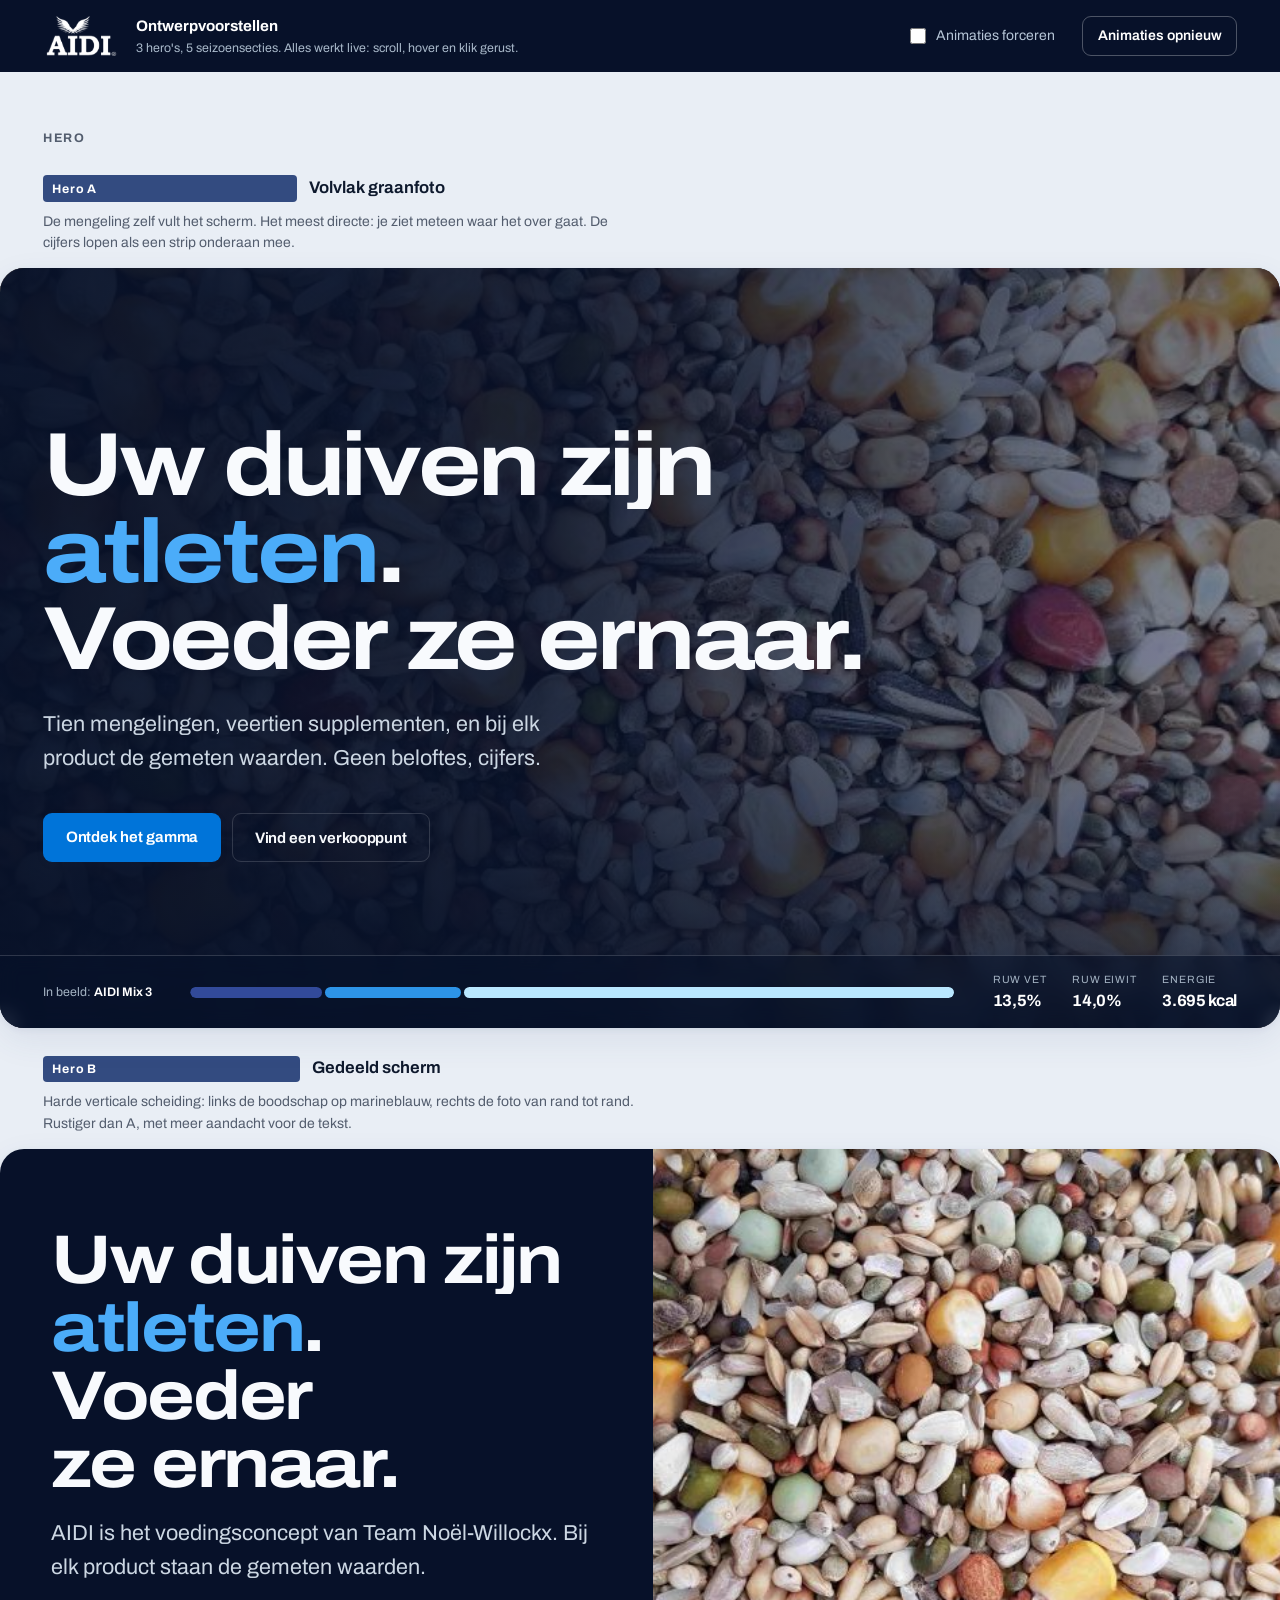
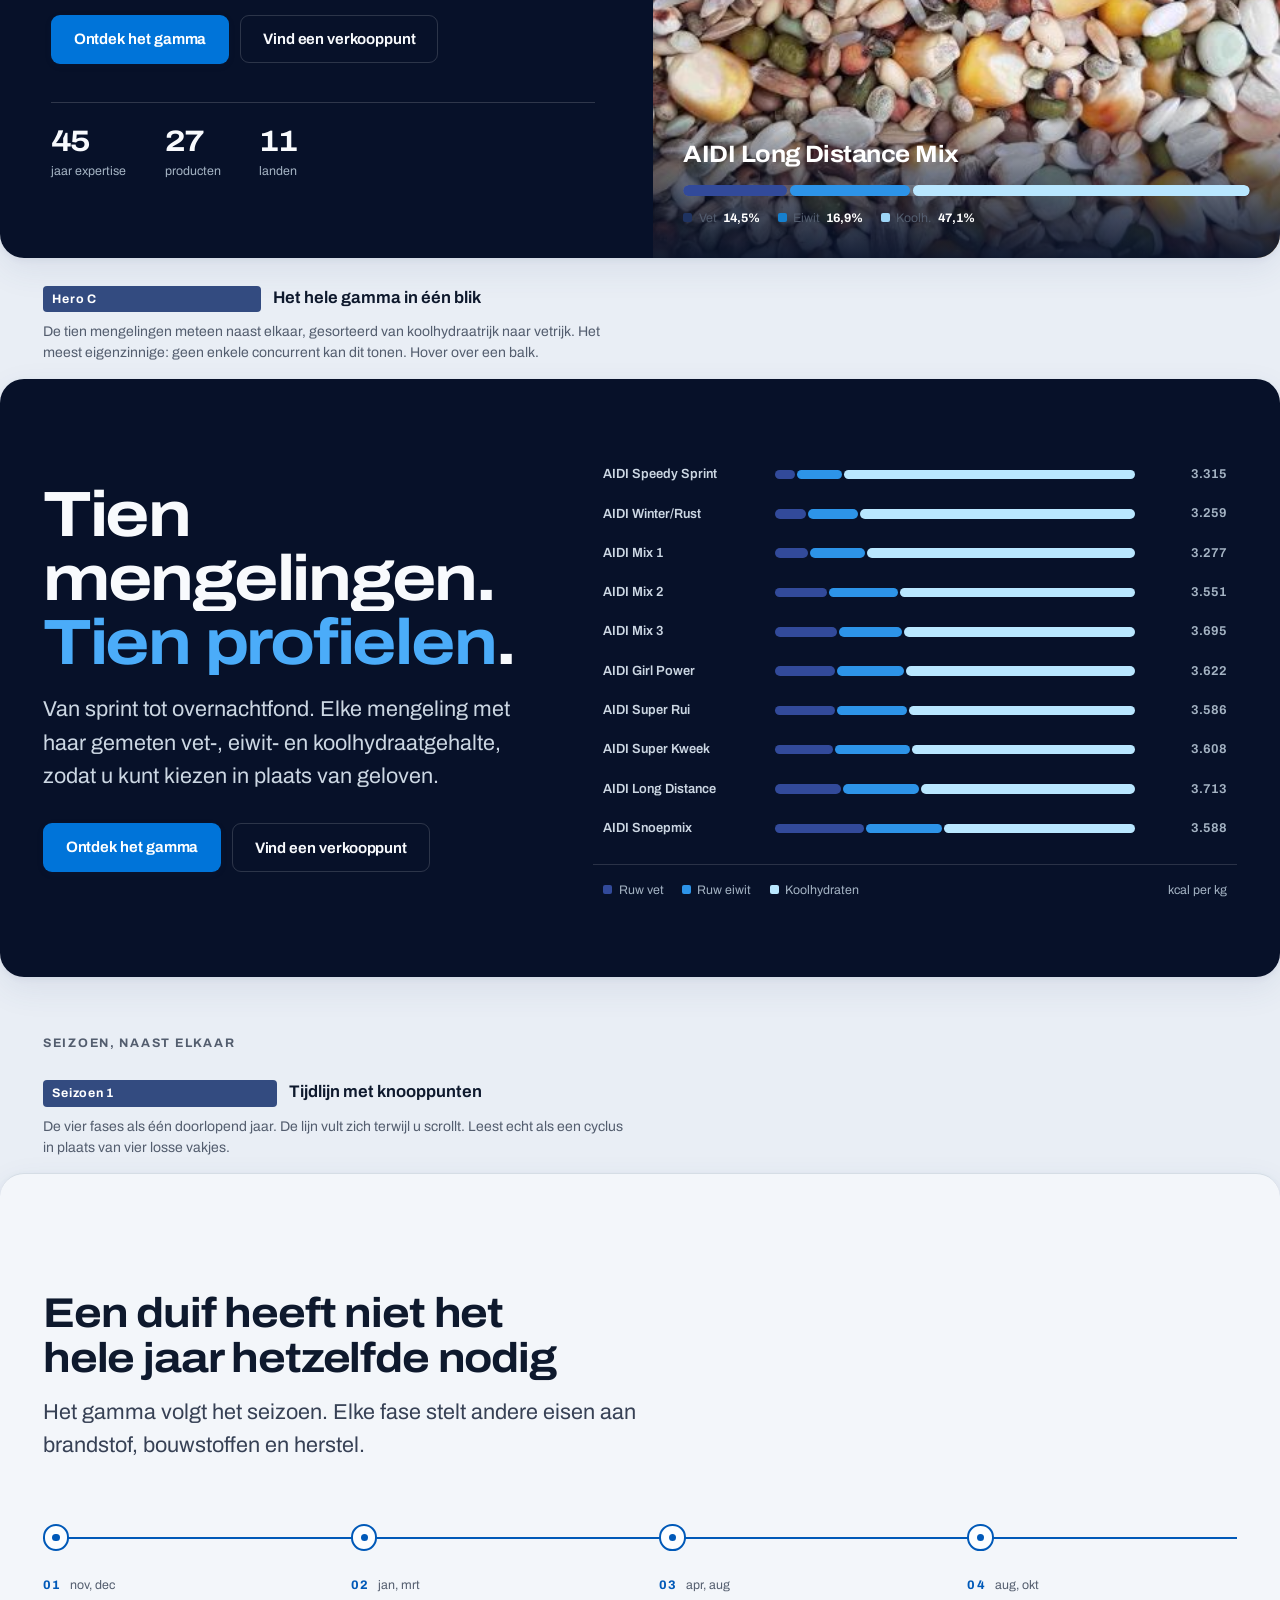
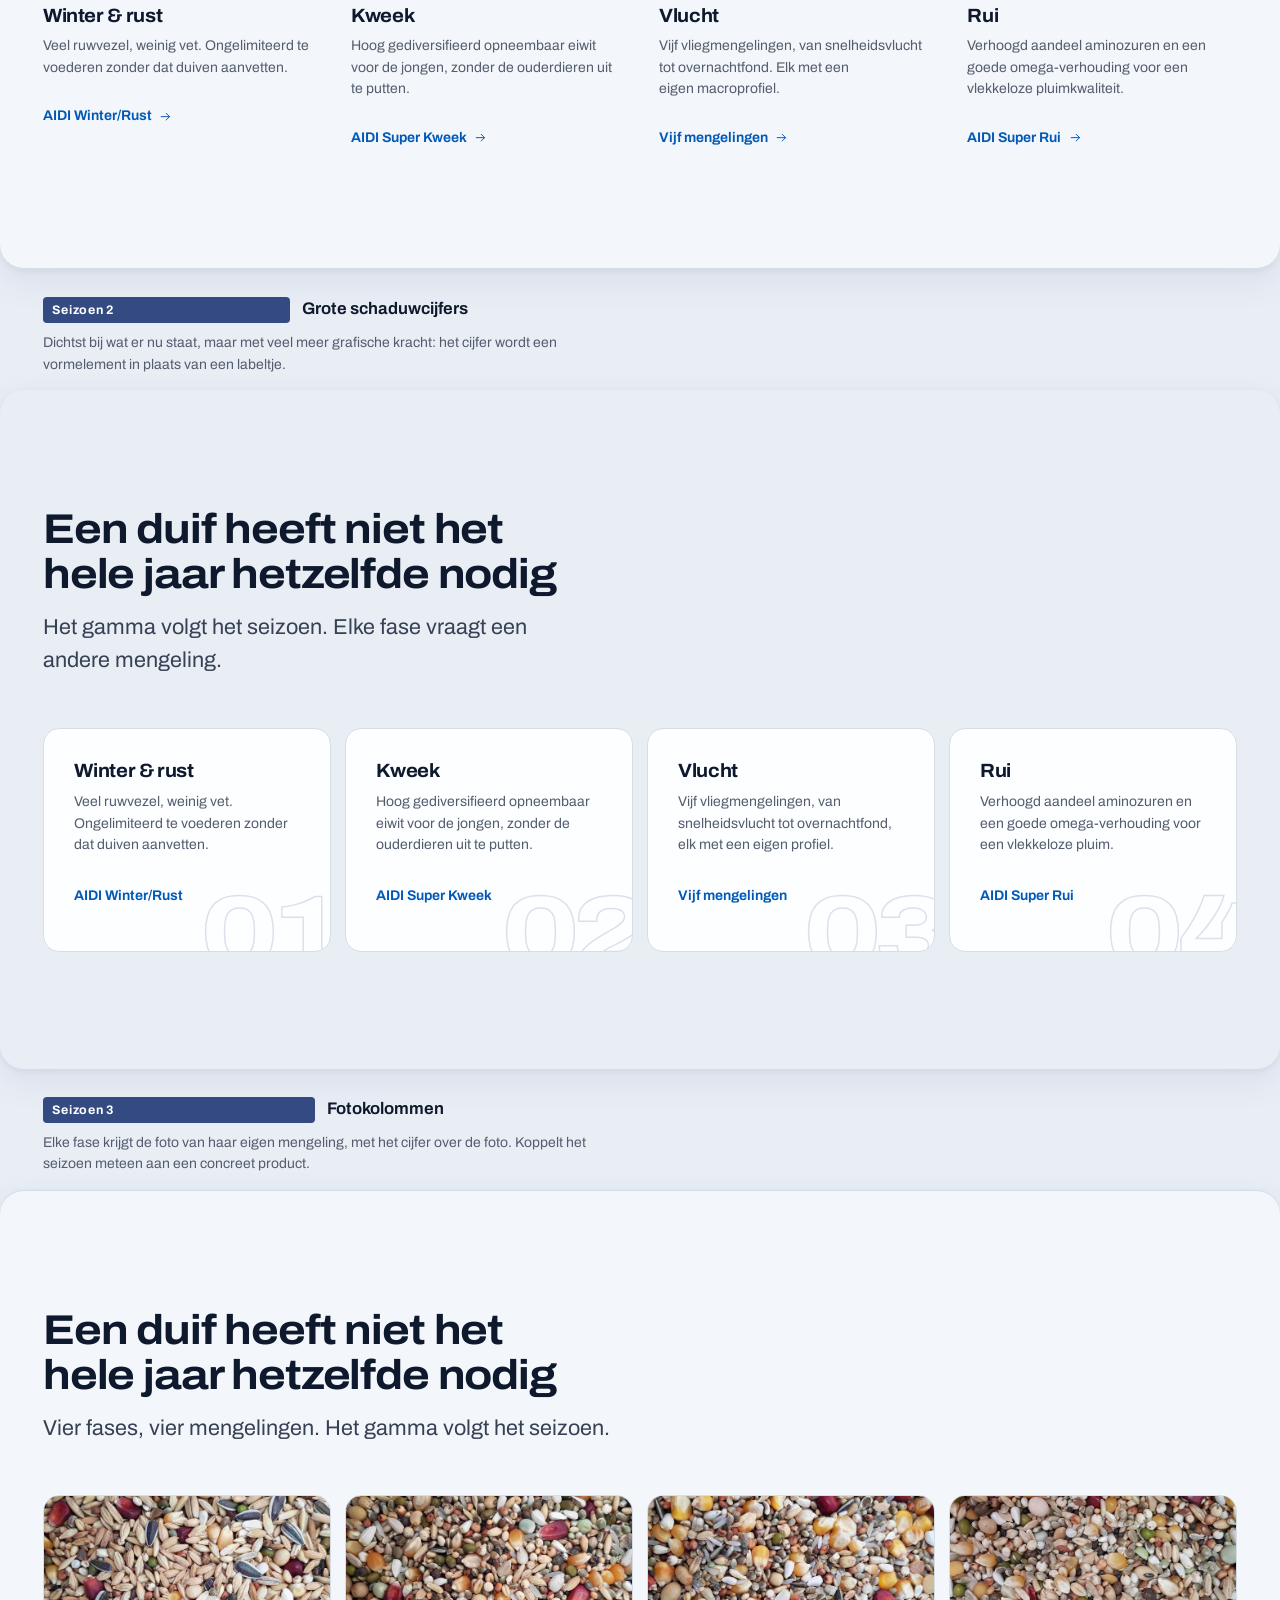
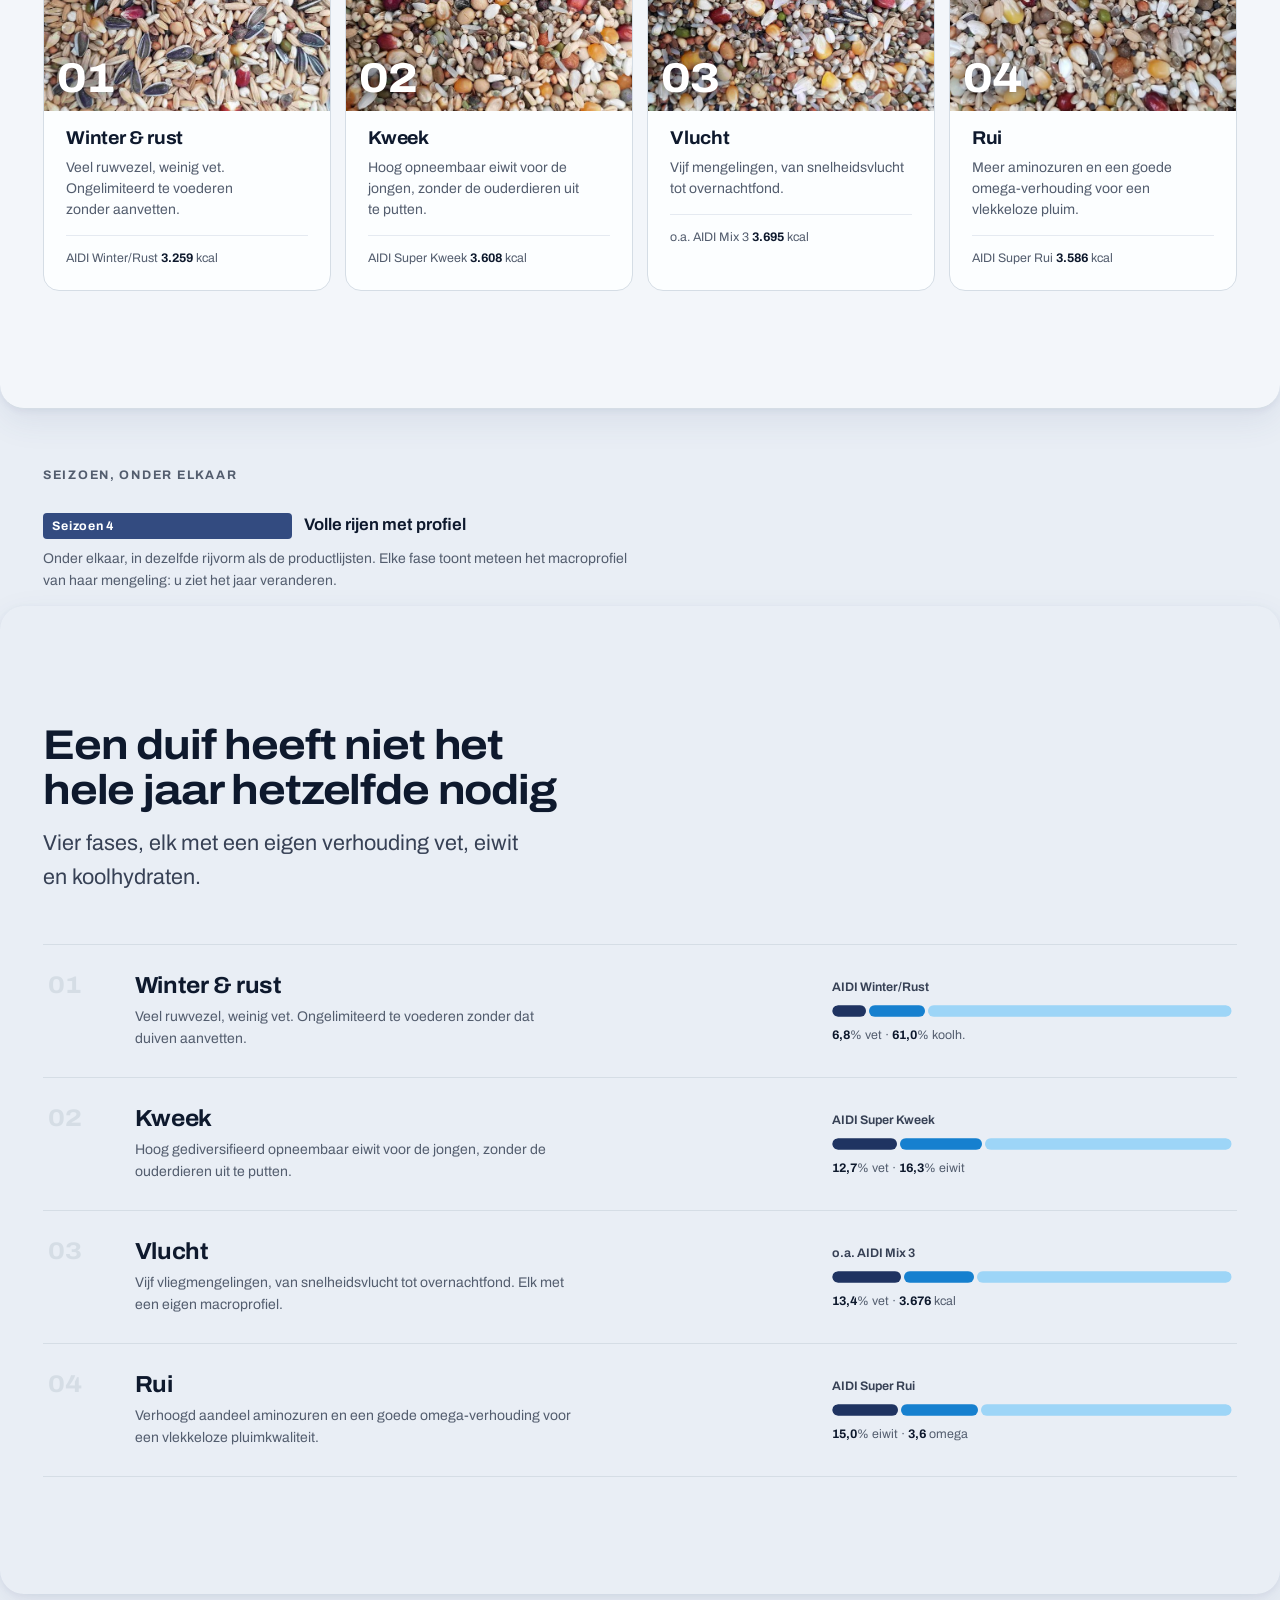
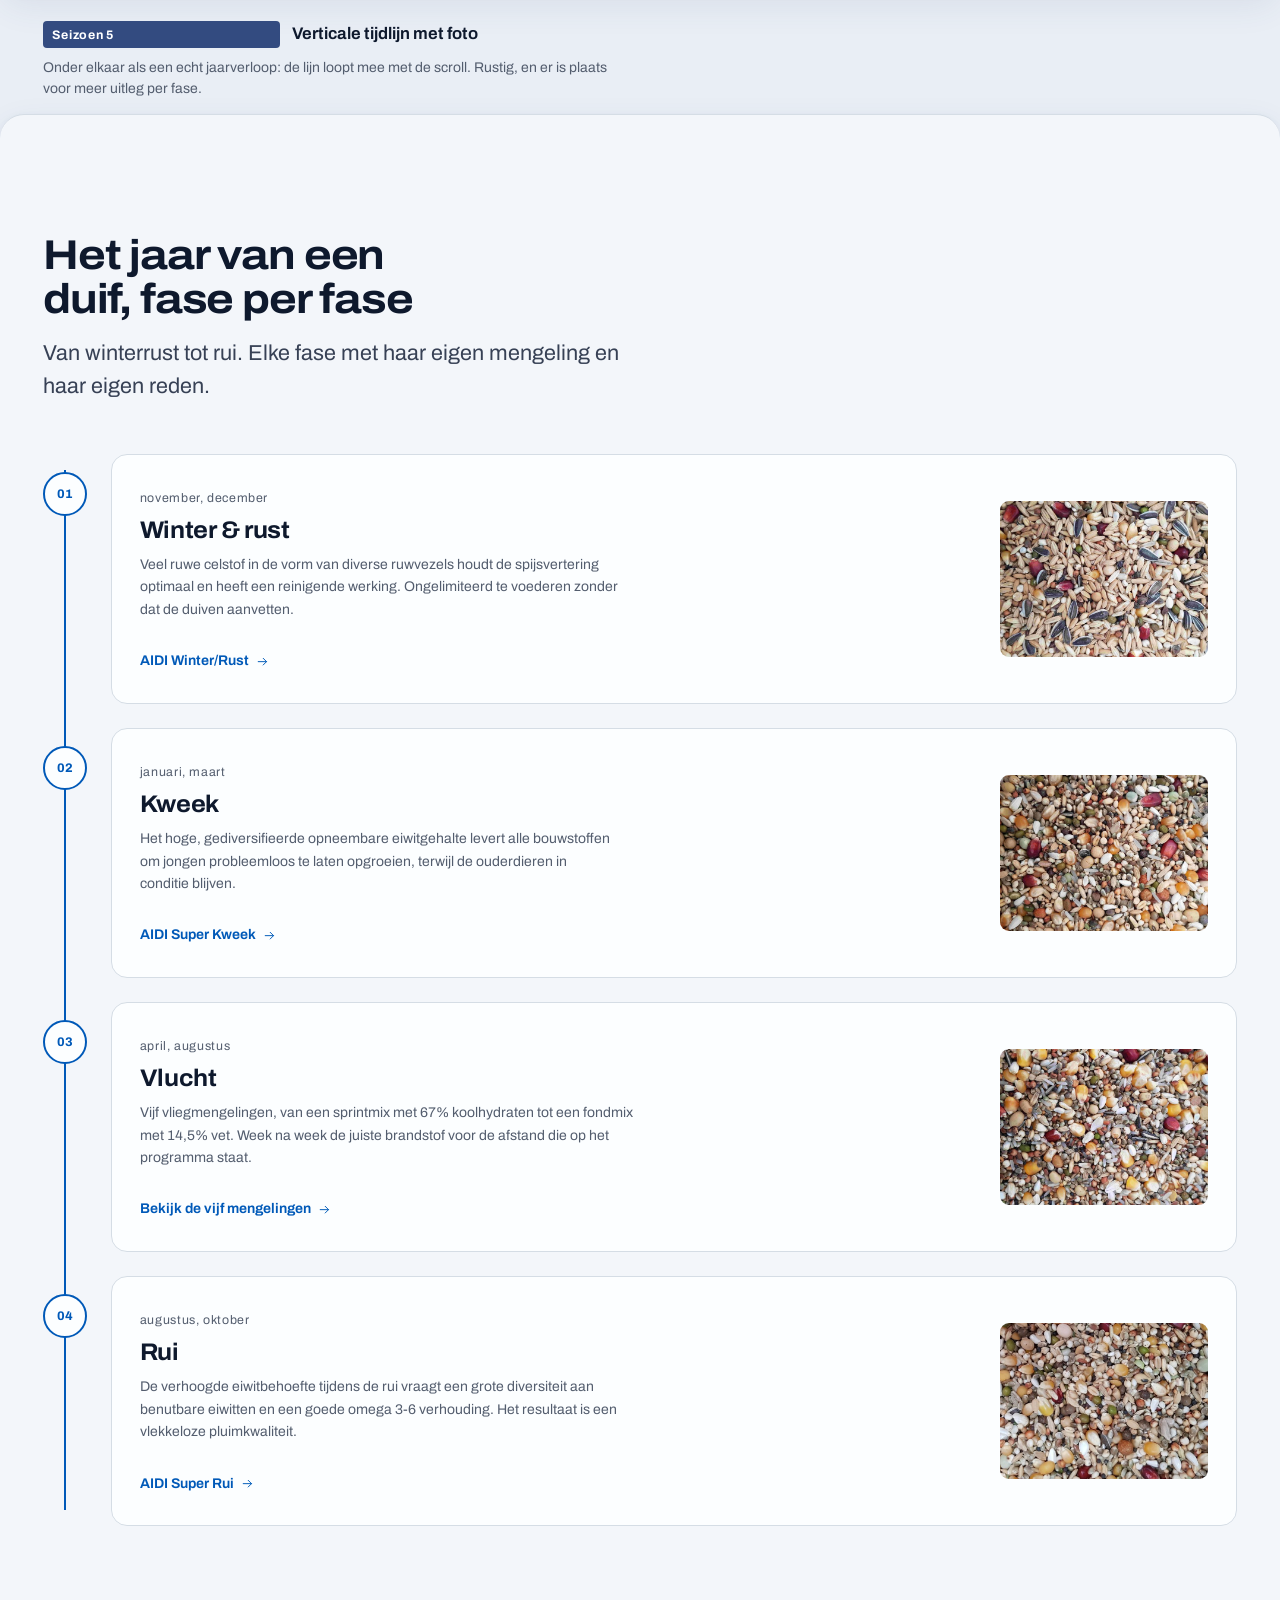
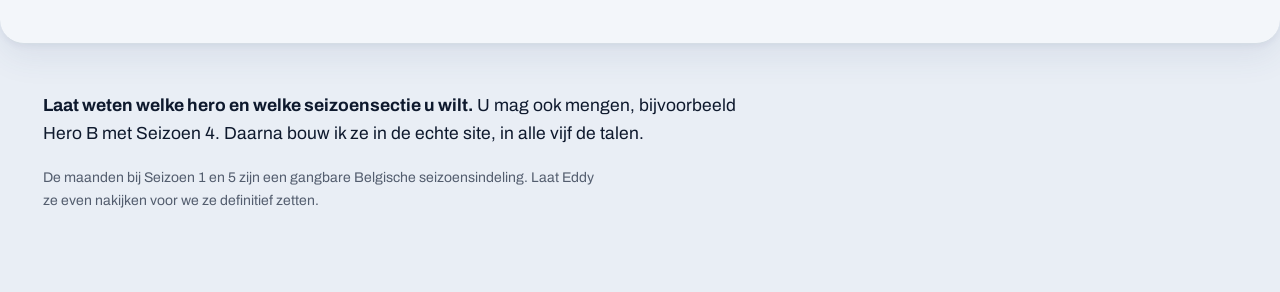
<file: demos.html>
<!doctype html>
<html lang="nl" class="no-js">
<head>
<meta charset="utf-8">
<meta name="viewport" content="width=device-width, initial-scale=1">
<title>AIDI: ontwerpvoorstellen hero en seizoen</title>
<meta name="robots" content="noindex">
<link rel="icon" href="assets/brand/favicon-32.png" sizes="32x32">
<link rel="preconnect" href="https://fonts.googleapis.com">
<link rel="preconnect" href="https://fonts.gstatic.com" crossorigin>
<link rel="stylesheet" href="https://fonts.googleapis.com/css2?family=Archivo:wdth,wght@62..125,100..900&display=swap">
<link rel="stylesheet" href="style.css">
<link rel="stylesheet" href="demos.css">
<script>document.documentElement.className = 'js';</script>
</head>
<body class="demo-body">

<header class="demo-bar">
  <div class="demo-bar__in">
    <img src="assets/brand/logo-aidi.png" alt="AIDI" width="433" height="225">
    <div>
      <strong>Ontwerpvoorstellen</strong>
      <span>3 hero's, 5 seizoensecties. Alles werkt live: scroll, hover en klik gerust.</span>
    </div>
    <label class="demo-motion"><input type="checkbox" id="forceMotion"> Animaties forceren</label>
    <button type="button" class="demo-replay" id="replay">Animaties opnieuw</button>
  </div>
</header>

<main>

<!-- ==================================================== HERO VARIANTS == -->
<p class="demo-group">Hero</p>

<!-- ---------------------------------------------------------- HERO A -- -->
<div class="demo-label">
  <b>Hero A</b><span>Volvlak graanfoto</span>
  <em>De mengeling zelf vult het scherm. Het meest directe: je ziet meteen waar het over gaat. De cijfers lopen als een strip onderaan mee.</em>
</div>
<section class="dh dh-a on-dark" data-anim="a">
  <div class="dh-a__media">
    <img src="assets/products/aidi-mix-3.jpg" alt="AIDI Mix 3" width="700" height="525">
  </div>
  <div class="wrap dh-a__inner">
    <h1 class="dh-a__h1">
      <span class="ln"><i>Uw duiven zijn</i></span>
      <span class="ln"><i><em>atleten</em>.</i></span>
      <span class="ln"><i>Voeder ze ernaar.</i></span>
    </h1>
    <p class="lede dh-a__lede">Tien mengelingen, veertien supplementen, en bij elk product de gemeten waarden. Geen beloftes, cijfers.</p>
    <div class="btn-row dh-a__cta">
      <a class="btn btn--signal" href="voeders.html">Ontdek het gamma</a>
      <a class="btn btn--outline" href="verkooppunten.html">Vind een verkooppunt</a>
    </div>
  </div>
  <div class="dh-a__strip">
    <div class="wrap dh-a__striprow">
      <span class="dh-a__now">In beeld: <b>AIDI Mix 3</b></span>
      <span class="macro dh-a__macro">
        <span class="macro__track" data-draw>
          <span class="macro__seg macro__seg--fat" style="width:17.36%"></span>
          <span class="macro__seg macro__seg--pro" style="width:17.91%"></span>
          <span class="macro__seg macro__seg--carb" style="width:64.73%"></span>
        </span>
      </span>
      <span class="dh-a__figs">
        <span><i>Ruw vet</i><em><b data-count="13.5" data-dec="1">13,5</b>%</em></span>
        <span><i>Ruw eiwit</i><em><b data-count="14.0" data-dec="1">14,0</b>%</em></span>
        <span><i>Energie</i><em><b data-count="3695" data-dec="0">3.695</b> kcal</em></span>
      </span>
    </div>
  </div>
</section>

<!-- ---------------------------------------------------------- HERO B -- -->
<div class="demo-label">
  <b>Hero B</b><span>Gedeeld scherm</span>
  <em>Harde verticale scheiding: links de boodschap op marineblauw, rechts de foto van rand tot rand. Rustiger dan A, met meer aandacht voor de tekst.</em>
</div>
<section class="dh dh-b" data-anim="b">
  <div class="dh-b__copy on-dark">
    <div class="dh-b__copyin">
      <h1 class="dh-b__h1">
        <span class="ln"><i>Uw duiven zijn</i></span>
        <span class="ln"><i><em>atleten</em>.</i></span>
        <span class="ln"><i>Voeder ze ernaar.</i></span>
      </h1>
      <p class="lede">AIDI is het voedingsconcept van Team Noël-Willockx. Bij elk product staan de gemeten waarden.</p>
      <div class="btn-row">
        <a class="btn btn--signal" href="voeders.html">Ontdek het gamma</a>
        <a class="btn btn--outline" href="verkooppunten.html">Vind een verkooppunt</a>
      </div>
      <div class="dh-b__facts">
        <div><b data-count="45" data-dec="0">45</b><span>jaar expertise</span></div>
        <div><b data-count="27" data-dec="0">27</b><span>producten</span></div>
        <div><b data-count="11" data-dec="0">11</b><span>landen</span></div>
      </div>
    </div>
  </div>
  <figure class="dh-b__media">
    <img src="assets/products/aidi-long-distance-mix.jpg" alt="AIDI Long Distance Mix" width="700" height="525">
    <figcaption>
      <span class="dh-b__name">AIDI Long Distance Mix</span>
      <span class="macro">
        <span class="macro__track" data-draw>
          <span class="macro__seg macro__seg--fat" style="width:18.44%"></span>
          <span class="macro__seg macro__seg--pro" style="width:21.50%"></span>
          <span class="macro__seg macro__seg--carb" style="width:59.92%"></span>
        </span>
        <span class="macro__key">
          <span class="macro__item"><span class="macro__swatch" style="background:var(--m-fat)"></span>Vet <span class="macro__val">14,5%</span></span>
          <span class="macro__item"><span class="macro__swatch" style="background:var(--m-pro)"></span>Eiwit <span class="macro__val">16,9%</span></span>
          <span class="macro__item"><span class="macro__swatch" style="background:var(--m-carb)"></span>Koolh. <span class="macro__val">47,1%</span></span>
        </span>
      </span>
    </figcaption>
  </figure>
</section>

<!-- ---------------------------------------------------------- HERO C -- -->
<div class="demo-label">
  <b>Hero C</b><span>Het hele gamma in één blik</span>
  <em>De tien mengelingen meteen naast elkaar, gesorteerd van koolhydraatrijk naar vetrijk. Het meest eigenzinnige: geen enkele concurrent kan dit tonen. Hover over een balk.</em>
</div>
<section class="dh dh-c on-dark" data-anim="c">
  <div class="wrap dh-c__grid">
    <div class="dh-c__copy">
      <h1 class="dh-c__h1">
        <span class="ln"><i>Tien mengelingen.</i></span>
        <span class="ln"><i><em>Tien profielen</em>.</i></span>
      </h1>
      <p class="lede">Van sprint tot overnachtfond. Elke mengeling met haar gemeten vet-, eiwit- en koolhydraatgehalte, zodat u kunt kiezen in plaats van geloven.</p>
      <div class="btn-row">
        <a class="btn btn--signal" href="voeders.html">Ontdek het gamma</a>
        <a class="btn btn--outline" href="verkooppunten.html">Vind een verkooppunt</a>
      </div>
    </div>
    <div class="dh-c__chart" role="list">
      <!-- rows are rendered from data.js so the numbers are always the real ones -->
    </div>
  </div>
</section>


<!-- ================================================== SEASON VARIANTS == -->
<p class="demo-group">Seizoen, naast elkaar</p>

<!-- ------------------------------------------------------- SEIZOEN 1 -- -->
<div class="demo-label">
  <b>Seizoen 1</b><span>Tijdlijn met knooppunten</span>
  <em>De vier fases als één doorlopend jaar. De lijn vult zich terwijl u scrollt. Leest echt als een cyclus in plaats van vier losse vakjes.</em>
</div>
<section class="section band ds" data-anim="s1">
  <div class="wrap">
    <div class="head"><div class="head__text">
      <h2>Een duif heeft niet het hele jaar hetzelfde nodig</h2>
      <p class="lede">Het gamma volgt het seizoen. Elke fase stelt andere eisen aan brandstof, bouwstoffen en herstel.</p>
    </div></div>

    <div class="s1">
      <div class="s1__rail"><span class="s1__fill"></span></div>
      <div class="s1__row">
        <article class="s1__step">
          <span class="s1__node"><i></i></span>
          <span class="s1__n">01</span><span class="s1__when">nov, dec</span>
          <h3>Winter &amp; rust</h3>
          <p>Veel ruwvezel, weinig vet. Ongelimiteerd te voederen zonder dat duiven aanvetten.</p>
          <a class="arrow-link" href="voeders.html#aidi-winter-rust">AIDI Winter/Rust <svg viewBox="0 0 24 24" fill="none" stroke="currentColor" stroke-width="1.75" stroke-linecap="round" stroke-linejoin="round"><path d="M4 12h15M13 6l6 6-6 6"/></svg></a>
        </article>
        <article class="s1__step">
          <span class="s1__node"><i></i></span>
          <span class="s1__n">02</span><span class="s1__when">jan, mrt</span>
          <h3>Kweek</h3>
          <p>Hoog gediversifieerd opneembaar eiwit voor de jongen, zonder de ouderdieren uit te putten.</p>
          <a class="arrow-link" href="voeders.html#aidi-super-kweek">AIDI Super Kweek <svg viewBox="0 0 24 24" fill="none" stroke="currentColor" stroke-width="1.75" stroke-linecap="round" stroke-linejoin="round"><path d="M4 12h15M13 6l6 6-6 6"/></svg></a>
        </article>
        <article class="s1__step">
          <span class="s1__node"><i></i></span>
          <span class="s1__n">03</span><span class="s1__when">apr, aug</span>
          <h3>Vlucht</h3>
          <p>Vijf vliegmengelingen, van snelheidsvlucht tot overnachtfond. Elk met een eigen macroprofiel.</p>
          <a class="arrow-link" href="voeders.html">Vijf mengelingen <svg viewBox="0 0 24 24" fill="none" stroke="currentColor" stroke-width="1.75" stroke-linecap="round" stroke-linejoin="round"><path d="M4 12h15M13 6l6 6-6 6"/></svg></a>
        </article>
        <article class="s1__step">
          <span class="s1__node"><i></i></span>
          <span class="s1__n">04</span><span class="s1__when">aug, okt</span>
          <h3>Rui</h3>
          <p>Verhoogd aandeel aminozuren en een goede omega-verhouding voor een vlekkeloze pluimkwaliteit.</p>
          <a class="arrow-link" href="voeders.html#aidi-super-rui">AIDI Super Rui <svg viewBox="0 0 24 24" fill="none" stroke="currentColor" stroke-width="1.75" stroke-linecap="round" stroke-linejoin="round"><path d="M4 12h15M13 6l6 6-6 6"/></svg></a>
        </article>
      </div>
    </div>
  </div>
</section>

<!-- ------------------------------------------------------- SEIZOEN 2 -- -->
<div class="demo-label">
  <b>Seizoen 2</b><span>Grote schaduwcijfers</span>
  <em>Dichtst bij wat er nu staat, maar met veel meer grafische kracht: het cijfer wordt een vormelement in plaats van een labeltje.</em>
</div>
<section class="section ds" data-anim="s2">
  <div class="wrap">
    <div class="head"><div class="head__text">
      <h2>Een duif heeft niet het hele jaar hetzelfde nodig</h2>
      <p class="lede">Het gamma volgt het seizoen. Elke fase vraagt een andere mengeling.</p>
    </div></div>
    <div class="s2">
      <a class="s2__step" href="voeders.html#aidi-winter-rust">
        <span class="s2__ghost">01</span>
        <span class="s2__body"><h3>Winter &amp; rust</h3><p>Veel ruwvezel, weinig vet. Ongelimiteerd te voederen zonder dat duiven aanvetten.</p><span class="s2__go">AIDI Winter/Rust</span></span>
      </a>
      <a class="s2__step" href="voeders.html#aidi-super-kweek">
        <span class="s2__ghost">02</span>
        <span class="s2__body"><h3>Kweek</h3><p>Hoog gediversifieerd opneembaar eiwit voor de jongen, zonder de ouderdieren uit te putten.</p><span class="s2__go">AIDI Super Kweek</span></span>
      </a>
      <a class="s2__step" href="voeders.html">
        <span class="s2__ghost">03</span>
        <span class="s2__body"><h3>Vlucht</h3><p>Vijf vliegmengelingen, van snelheidsvlucht tot overnachtfond, elk met een eigen profiel.</p><span class="s2__go">Vijf mengelingen</span></span>
      </a>
      <a class="s2__step" href="voeders.html#aidi-super-rui">
        <span class="s2__ghost">04</span>
        <span class="s2__body"><h3>Rui</h3><p>Verhoogd aandeel aminozuren en een goede omega-verhouding voor een vlekkeloze pluim.</p><span class="s2__go">AIDI Super Rui</span></span>
      </a>
    </div>
  </div>
</section>

<!-- ------------------------------------------------------- SEIZOEN 3 -- -->
<div class="demo-label">
  <b>Seizoen 3</b><span>Fotokolommen</span>
  <em>Elke fase krijgt de foto van haar eigen mengeling, met het cijfer over de foto. Koppelt het seizoen meteen aan een concreet product.</em>
</div>
<section class="section band ds" data-anim="s3">
  <div class="wrap">
    <div class="head"><div class="head__text">
      <h2>Een duif heeft niet het hele jaar hetzelfde nodig</h2>
      <p class="lede">Vier fases, vier mengelingen. Het gamma volgt het seizoen.</p>
    </div></div>
    <div class="s3">
      <a class="s3__step" href="voeders.html#aidi-winter-rust">
        <span class="s3__media"><img src="assets/products/aidi-winterrust.jpg" alt="" loading="lazy" width="700" height="525"><span class="s3__n">01</span></span>
        <h3>Winter &amp; rust</h3><p>Veel ruwvezel, weinig vet. Ongelimiteerd te voederen zonder aanvetten.</p>
        <span class="s3__mix">AIDI Winter/Rust <b>3.259</b> kcal</span>
      </a>
      <a class="s3__step" href="voeders.html#aidi-super-kweek">
        <span class="s3__media"><img src="assets/products/aidi-super-kweek.jpg" alt="" loading="lazy" width="700" height="525"><span class="s3__n">02</span></span>
        <h3>Kweek</h3><p>Hoog opneembaar eiwit voor de jongen, zonder de ouderdieren uit te putten.</p>
        <span class="s3__mix">AIDI Super Kweek <b>3.608</b> kcal</span>
      </a>
      <a class="s3__step" href="voeders.html">
        <span class="s3__media"><img src="assets/products/aidi-mix-3.jpg" alt="" loading="lazy" width="700" height="525"><span class="s3__n">03</span></span>
        <h3>Vlucht</h3><p>Vijf mengelingen, van snelheidsvlucht tot overnachtfond.</p>
        <span class="s3__mix">o.a. AIDI Mix 3 <b>3.695</b> kcal</span>
      </a>
      <a class="s3__step" href="voeders.html#aidi-super-rui">
        <span class="s3__media"><img src="assets/products/aidi-super-rui.jpg" alt="" loading="lazy" width="700" height="525"><span class="s3__n">04</span></span>
        <h3>Rui</h3><p>Meer aminozuren en een goede omega-verhouding voor een vlekkeloze pluim.</p>
        <span class="s3__mix">AIDI Super Rui <b>3.586</b> kcal</span>
      </a>
    </div>
  </div>
</section>


<p class="demo-group">Seizoen, onder elkaar</p>

<!-- ------------------------------------------------------- SEIZOEN 4 -- -->
<div class="demo-label">
  <b>Seizoen 4</b><span>Volle rijen met profiel</span>
  <em>Onder elkaar, in dezelfde rijvorm als de productlijsten. Elke fase toont meteen het macroprofiel van haar mengeling: u ziet het jaar veranderen.</em>
</div>
<section class="section ds" data-anim="s4">
  <div class="wrap">
    <div class="head"><div class="head__text">
      <h2>Een duif heeft niet het hele jaar hetzelfde nodig</h2>
      <p class="lede">Vier fases, elk met een eigen verhouding vet, eiwit en koolhydraten.</p>
    </div></div>
    <div class="s4">
      <a class="s4__row" href="voeders.html#aidi-winter-rust">
        <span class="s4__n">01</span>
        <span class="s4__main"><h3>Winter &amp; rust</h3><p>Veel ruwvezel, weinig vet. Ongelimiteerd te voederen zonder dat duiven aanvetten.</p></span>
        <span class="s4__data">
          <span class="s4__mix">AIDI Winter/Rust</span>
          <span class="macro"><span class="macro__track" data-draw>
            <span class="macro__seg macro__seg--fat" style="width:8.57%"></span>
            <span class="macro__seg macro__seg--pro" style="width:14.24%"></span>
            <span class="macro__seg macro__seg--carb" style="width:77.19%"></span>
          </span></span>
          <span class="s4__figs"><b data-count="6.8" data-dec="1">6,8</b>% vet · <b data-count="61.3" data-dec="1">61,3</b>% koolh.</span>
        </span>
      </a>
      <a class="s4__row" href="voeders.html#aidi-super-kweek">
        <span class="s4__n">02</span>
        <span class="s4__main"><h3>Kweek</h3><p>Hoog gediversifieerd opneembaar eiwit voor de jongen, zonder de ouderdieren uit te putten.</p></span>
        <span class="s4__data">
          <span class="s4__mix">AIDI Super Kweek</span>
          <span class="macro"><span class="macro__track" data-draw>
            <span class="macro__seg macro__seg--fat" style="width:16.35%"></span>
            <span class="macro__seg macro__seg--pro" style="width:20.94%"></span>
            <span class="macro__seg macro__seg--carb" style="width:62.71%"></span>
          </span></span>
          <span class="s4__figs"><b data-count="12.8" data-dec="1">12,8</b>% vet · <b data-count="16.4" data-dec="1">16,4</b>% eiwit</span>
        </span>
      </a>
      <a class="s4__row" href="voeders.html">
        <span class="s4__n">03</span>
        <span class="s4__main"><h3>Vlucht</h3><p>Vijf vliegmengelingen, van snelheidsvlucht tot overnachtfond. Elk met een eigen macroprofiel.</p></span>
        <span class="s4__data">
          <span class="s4__mix">o.a. AIDI Mix 3</span>
          <span class="macro"><span class="macro__track" data-draw>
            <span class="macro__seg macro__seg--fat" style="width:17.36%"></span>
            <span class="macro__seg macro__seg--pro" style="width:17.91%"></span>
            <span class="macro__seg macro__seg--carb" style="width:64.73%"></span>
          </span></span>
          <span class="s4__figs"><b data-count="13.5" data-dec="1">13,5</b>% vet · <b data-count="3695" data-dec="0">3.695</b> kcal</span>
        </span>
      </a>
      <a class="s4__row" href="voeders.html#aidi-super-rui">
        <span class="s4__n">04</span>
        <span class="s4__main"><h3>Rui</h3><p>Verhoogd aandeel aminozuren en een goede omega-verhouding voor een vlekkeloze pluimkwaliteit.</p></span>
        <span class="s4__data">
          <span class="s4__mix">AIDI Super Rui</span>
          <span class="macro"><span class="macro__track" data-draw>
            <span class="macro__seg macro__seg--fat" style="width:16.72%"></span>
            <span class="macro__seg macro__seg--pro" style="width:19.46%"></span>
            <span class="macro__seg macro__seg--carb" style="width:63.32%"></span>
          </span></span>
          <span class="s4__figs"><b data-count="15.1" data-dec="1">15,1</b>% eiwit · <b data-count="3.6" data-dec="1">3,6</b> omega</span>
        </span>
      </a>
    </div>
  </div>
</section>

<!-- ------------------------------------------------------- SEIZOEN 5 -- -->
<div class="demo-label">
  <b>Seizoen 5</b><span>Verticale tijdlijn met foto</span>
  <em>Onder elkaar als een echt jaarverloop: de lijn loopt mee met de scroll. Rustig, en er is plaats voor meer uitleg per fase.</em>
</div>
<section class="section band ds" data-anim="s5">
  <div class="wrap">
    <div class="head"><div class="head__text">
      <h2>Het jaar van een duif, fase per fase</h2>
      <p class="lede">Van winterrust tot rui. Elke fase met haar eigen mengeling en haar eigen reden.</p>
    </div></div>
    <ol class="s5">
      <span class="s5__rail"><span class="s5__fill"></span></span>
      <li class="s5__item">
        <span class="s5__dot">01</span>
        <div class="s5__card">
          <div class="s5__txt">
            <span class="s5__when">november, december</span>
            <h3>Winter &amp; rust</h3>
            <p>Veel ruwe celstof in de vorm van diverse ruwvezels houdt de spijsvertering optimaal en heeft een reinigende werking. Ongelimiteerd te voederen zonder dat de duiven aanvetten.</p>
            <a class="arrow-link" href="voeders.html#aidi-winter-rust">AIDI Winter/Rust <svg viewBox="0 0 24 24" fill="none" stroke="currentColor" stroke-width="1.75" stroke-linecap="round" stroke-linejoin="round"><path d="M4 12h15M13 6l6 6-6 6"/></svg></a>
          </div>
          <span class="s5__media"><img src="assets/products/aidi-winterrust.jpg" alt="" loading="lazy" width="700" height="525"></span>
        </div>
      </li>
      <li class="s5__item">
        <span class="s5__dot">02</span>
        <div class="s5__card">
          <div class="s5__txt">
            <span class="s5__when">januari, maart</span>
            <h3>Kweek</h3>
            <p>Het hoge, gediversifieerde opneembare eiwitgehalte levert alle bouwstoffen om jongen probleemloos te laten opgroeien, terwijl de ouderdieren in conditie blijven.</p>
            <a class="arrow-link" href="voeders.html#aidi-super-kweek">AIDI Super Kweek <svg viewBox="0 0 24 24" fill="none" stroke="currentColor" stroke-width="1.75" stroke-linecap="round" stroke-linejoin="round"><path d="M4 12h15M13 6l6 6-6 6"/></svg></a>
          </div>
          <span class="s5__media"><img src="assets/products/aidi-super-kweek.jpg" alt="" loading="lazy" width="700" height="525"></span>
        </div>
      </li>
      <li class="s5__item">
        <span class="s5__dot">03</span>
        <div class="s5__card">
          <div class="s5__txt">
            <span class="s5__when">april, augustus</span>
            <h3>Vlucht</h3>
            <p>Vijf vliegmengelingen, van een sprintmix met 67% koolhydraten tot een fondmix met 14,5% vet. Week na week de juiste brandstof voor de afstand die op het programma staat.</p>
            <a class="arrow-link" href="voeders.html">Bekijk de vijf mengelingen <svg viewBox="0 0 24 24" fill="none" stroke="currentColor" stroke-width="1.75" stroke-linecap="round" stroke-linejoin="round"><path d="M4 12h15M13 6l6 6-6 6"/></svg></a>
          </div>
          <span class="s5__media"><img src="assets/products/aidi-mix-3.jpg" alt="" loading="lazy" width="700" height="525"></span>
        </div>
      </li>
      <li class="s5__item">
        <span class="s5__dot">04</span>
        <div class="s5__card">
          <div class="s5__txt">
            <span class="s5__when">augustus, oktober</span>
            <h3>Rui</h3>
            <p>De verhoogde eiwitbehoefte tijdens de rui vraagt een grote diversiteit aan benutbare eiwitten en een goede omega 3-6 verhouding. Het resultaat is een vlekkeloze pluimkwaliteit.</p>
            <a class="arrow-link" href="voeders.html#aidi-super-rui">AIDI Super Rui <svg viewBox="0 0 24 24" fill="none" stroke="currentColor" stroke-width="1.75" stroke-linecap="round" stroke-linejoin="round"><path d="M4 12h15M13 6l6 6-6 6"/></svg></a>
          </div>
          <span class="s5__media"><img src="assets/products/aidi-super-rui.jpg" alt="" loading="lazy" width="700" height="525"></span>
        </div>
      </li>
    </ol>
  </div>
</section>

<div class="demo-end">
  <p><b>Laat weten welke hero en welke seizoensectie u wilt.</b> U mag ook mengen, bijvoorbeeld Hero B met Seizoen 4. Daarna bouw ik ze in de echte site, in alle vijf de talen.</p>
  <p class="demo-note">De maanden bij Seizoen 1 en 5 zijn een gangbare Belgische seizoensindeling. Laat Eddy ze even nakijken voor we ze definitief zetten.</p>
</div>

</main>

<script src="data.js"></script>
<script src="demos.js"></script>
</body>
</html>
</file>
<file: style.css>
@charset "UTF-8";
/* =============================================================================
   AIDI, Team Noël-Willockx
   Design system. White and blue, committed.

   The idea: AIDI publishes analytical values nobody else in pigeon sport
   publishes, so the data is the visual system, macro bars, spec readouts and
   tabular figures carry the brand, not decoration.
   ========================================================================== */

/* ------------------------------------------------------------- 1. tokens -- */
:root {
  color-scheme: light;

  /* Grounds. Tinted toward the brand hue, never toward warm. */
  --paper:      oklch(0.995 0.002 250);
  --surface:    oklch(0.973 0.006 250);
  --surface-2:  oklch(0.948 0.010 252);
  --line:       oklch(0.893 0.014 252);
  --line-soft:  oklch(0.936 0.011 252);

  /* Ink. --ink-3 is the muted floor: 4.9:1 on paper, still body-legible. */
  --ink:        oklch(0.215 0.042 262);
  --ink-2:      oklch(0.375 0.036 262);
  --ink-3:      oklch(0.475 0.030 262);

  /* Brand. --navy is the AIDI logo blue. */
  --navy:       oklch(0.420 0.093 264);
  --navy-deep:  oklch(0.265 0.070 264);
  --navy-ink:   oklch(0.185 0.050 264);

  /* Signal, the one saturated accent. */
  /* Darkened from L 0.60 so white text on a signal-filled button or badge
     clears 4.5:1 rather than sitting at 3.9:1. */
  --signal:      oklch(0.555 0.185 250);
  --signal-ink:  oklch(0.475 0.170 254);
  --signal-lift: oklch(0.720 0.145 246);

  /* Data ramp for the macro bars. Always paired with a label + value. */
  --m-fat:  oklch(0.330 0.085 265);
  --m-pro:  oklch(0.585 0.150 248);
  --m-carb: oklch(0.845 0.075 236);

  /* Context-dependent aliases, remapped inside .on-dark. */
  --bg:      var(--paper);
  --fg:      var(--ink);
  --fg-2:    var(--ink-2);
  --fg-3:    var(--ink-3);
  --rule:    var(--line);
  --accent:  var(--signal-ink);

  /* Type */
  --font: 'Archivo', ui-sans-serif, system-ui, -apple-system, 'Segoe UI', Roboto, Helvetica, Arial, sans-serif;
  --display: clamp(2.6rem, 1.35rem + 5.4vw, 5.15rem);
  --h1:      clamp(2.15rem, 1.45rem + 3.05vw, 3.6rem);
  --h2:      clamp(1.7rem, 1.28rem + 1.85vw, 2.6rem);
  --h3:      clamp(1.22rem, 1.1rem + 0.55vw, 1.55rem);
  --h4:      clamp(1.02rem, 0.98rem + 0.2vw, 1.15rem);
  --body:    clamp(1rem, 0.965rem + 0.16vw, 1.1rem);
  --small:   0.875rem;
  --micro:   0.775rem;

  /* Space */
  --gutter:  clamp(1.15rem, 0.6rem + 2.6vw, 3rem);
  --section: clamp(3.75rem, 2.2rem + 6.4vw, 7.5rem);
  --max:     1290px;
  --measure: 68ch;

  /* Shape */
  --r-sm: 4px;
  --r:    9px;
  --r-lg: 16px;
  --r-xl: 24px;

  /* Elevation, blue-tinted, never grey */
  --shadow-1: 0 1px 2px oklch(0.42 0.09 264 / 0.06), 0 2px 8px oklch(0.42 0.09 264 / 0.05);
  --shadow-2: 0 2px 6px oklch(0.42 0.09 264 / 0.07), 0 12px 34px oklch(0.42 0.09 264 / 0.09);
  --shadow-3: 0 4px 12px oklch(0.30 0.08 264 / 0.13), 0 28px 64px oklch(0.30 0.08 264 / 0.16);

  /* Motion, exponential ease-out, no bounce */
  --ease: cubic-bezier(0.16, 1, 0.3, 1);
  --ease-soft: cubic-bezier(0.33, 1, 0.68, 1);
  --t-fast: 140ms;
  --t: 260ms;
  --t-slow: 620ms;

  /* Semantic stacking order */
  --z-sticky: 100;
  --z-dropdown: 200;
  --z-backdrop: 300;
  --z-modal: 400;
  --z-toast: 500;
}

/* Dark surfaces remap the aliases so components need no dark variants. */
.on-dark {
  --bg:     var(--navy-ink);
  --fg:     oklch(0.985 0.004 250);
  --fg-2:   oklch(0.875 0.020 250);
  --fg-3:   oklch(0.760 0.028 250);
  --rule:   oklch(1 0 0 / 0.15);
  --accent: var(--signal-lift);
  --m-fat:  oklch(0.435 0.135 268);
  --m-pro:  oklch(0.650 0.155 248);
  --m-carb: oklch(0.905 0.060 234);
  color: var(--fg);
  background: var(--bg);
}

/* --------------------------------------------------------- 2. foundation -- */
*, *::before, *::after { box-sizing: border-box; }

html {
  -webkit-text-size-adjust: 100%;
  scroll-behavior: smooth;
  scroll-padding-top: 6.5rem;
}

body {
  margin: 0;
  background: var(--paper);
  color: var(--ink);
  font-family: var(--font);
  font-size: var(--body);
  font-weight: 400;
  line-height: 1.62;
  font-variant-numeric: tabular-nums;
  -webkit-font-smoothing: antialiased;
  text-rendering: optimizeLegibility;
  /* clip, not hidden: `overflow-x: hidden` makes the body a scroll container,
     which stops scroll events reaching window and breaks the sticky header. */
  overflow-x: clip;
}

h1, h2, h3, h4 {
  margin: 0;
  font-weight: 700;
  line-height: 1.08;
  letter-spacing: -0.028em;
  text-wrap: balance;
  font-stretch: 112%;
}
h1 { font-size: var(--h1); }
h2 { font-size: var(--h2); }
h3 { font-size: var(--h3); line-height: 1.2; letter-spacing: -0.018em; font-stretch: 105%; }
h4 { font-size: var(--h4); line-height: 1.3; letter-spacing: -0.008em; font-stretch: 100%; }

p { margin: 0 0 1.05em; text-wrap: pretty; }
p:last-child { margin-bottom: 0; }

a { color: var(--accent); text-decoration-thickness: 1px; text-underline-offset: 0.22em; }
a:hover { text-decoration-thickness: 2px; }

img, svg, video { max-width: 100%; display: block; }
img { height: auto; }

ul, ol { margin: 0; padding: 0; }
li { list-style: none; }
figure, dl, dd { margin: 0; }

button, input, select, textarea { font: inherit; color: inherit; }
button { cursor: pointer; }

:focus-visible {
  outline: 2.5px solid var(--signal);
  outline-offset: 3px;
  border-radius: var(--r-sm);
}
.on-dark :focus-visible { outline-color: var(--signal-lift); }

::selection { background: var(--signal); color: #fff; }

.visually-hidden {
  position: absolute; width: 1px; height: 1px;
  padding: 0; margin: -1px; overflow: hidden;
  clip-path: inset(50%); white-space: nowrap;
}

.skip-link {
  position: absolute; top: 0; left: 50%;
  transform: translate(-50%, -110%);
  z-index: var(--z-toast);
  background: var(--navy-ink); color: #fff;
  padding: 0.7rem 1.35rem; border-radius: 0 0 var(--r) var(--r);
  font-weight: 600; text-decoration: none;
  transition: transform var(--t) var(--ease);
}
.skip-link:focus-visible { transform: translate(-50%, 0); }

/* ------------------------------------------------------------- 3. layout -- */
.wrap {
  width: 100%;
  max-width: var(--max);
  margin-inline: auto;
  padding-inline: var(--gutter);
}
.wrap--narrow { max-width: 880px; }

.section { padding-block: var(--section); }
.section--tight { padding-block: calc(var(--section) * 0.62); }
.section--flush-top { padding-top: 0; }

.prose { max-width: var(--measure); }
.prose p + p { margin-top: 0; }

.lede {
  font-size: clamp(1.09rem, 1rem + 0.5vw, 1.35rem);
  line-height: 1.55;
  color: var(--fg-2);
  max-width: 60ch;
}

/* A section header: heading, optional lede, optional trailing action. */
.head {
  display: flex;
  flex-wrap: wrap;
  align-items: end;
  justify-content: space-between;
  gap: clamp(1rem, 3vw, 2.5rem);
  margin-bottom: clamp(2rem, 1.2rem + 2.4vw, 3.5rem);
}
.head__text { max-width: 62ch; }
.head h2 + p { margin-top: 0.9rem; }

/* The one place a small caps label is used: numeric field names inside data
   readouts, where it is a unit label rather than a section kicker. */
.field-label {
  font-size: var(--micro);
  font-weight: 600;
  letter-spacing: 0.055em;
  text-transform: uppercase;
  color: var(--fg-3);
  font-stretch: 100%;
  font-variant-numeric: normal;
}

.rule { height: 1px; background: var(--rule); border: 0; margin: 0; }

/* -------------------------------------------------------------- 4. header -- */
.masthead {
  position: sticky;
  top: 0;
  z-index: var(--z-sticky);
  background: oklch(0.995 0.002 250 / 0.88);
  backdrop-filter: saturate(180%) blur(14px);
  -webkit-backdrop-filter: saturate(180%) blur(14px);
  border-bottom: 1px solid transparent;
  transition: border-color var(--t) var(--ease), box-shadow var(--t) var(--ease);
}
.masthead[data-stuck='true'] {
  border-bottom-color: var(--line);
  box-shadow: 0 1px 20px oklch(0.42 0.09 264 / 0.055);
}

.masthead__bar {
  display: flex;
  align-items: center;
  gap: clamp(0.75rem, 2vw, 2rem);
  height: 4.5rem;
}
/* The bar keeps a constant height and the wordmark scales instead: a
   transform stays off the layout path, where animating height would not. */
.brand img { transition: transform var(--t) var(--ease); transform-origin: left center; }
.masthead[data-stuck='true'] .brand img { transform: scale(0.88); }

.brand { display: flex; align-items: center; gap: 0.7rem; text-decoration: none; flex: none; }
.brand img { width: clamp(84px, 8vw, 106px); }
.brand__sub {
  display: none;
  font-size: var(--micro);
  line-height: 1.25;
  color: var(--ink-3);
  font-weight: 500;
  max-width: 9.5rem;
  border-left: 1px solid var(--line);
  padding-left: 0.7rem;
}
@media (min-width: 1340px) {
  .brand__sub {
    display: -webkit-box;
    -webkit-line-clamp: 2;
    -webkit-box-orient: vertical;
    overflow: hidden;
  }
}

.nav { display: none; margin-inline-start: auto; }
@media (min-width: 1024px) { .nav { display: block; } }

.nav__list { display: flex; align-items: center; gap: clamp(0.1rem, 0.8vw, 0.55rem); }

.nav__link {
  display: block;
  padding: 0.5rem 0.62rem;
  border-radius: var(--r-sm);
  font-size: 0.925rem;
  font-weight: 500;
  font-stretch: 96%;
  color: var(--ink-2);
  text-decoration: none;
  white-space: nowrap;
  transition: color var(--t-fast) var(--ease), background-color var(--t-fast) var(--ease);
}
.nav__link:hover { color: var(--ink); background: var(--surface-2); }
.nav__link[aria-current='page'] { color: var(--navy); font-weight: 650; }

.masthead__end { display: flex; align-items: center; gap: 0.5rem; margin-inline-start: auto; }
@media (min-width: 1024px) { .masthead__end { margin-inline-start: clamp(0.5rem, 1.5vw, 1.25rem); } }

/* ---------------------------------------------------- 5. language switch -- */
.lang { position: relative; flex: none; }

.lang__toggle {
  display: flex;
  align-items: center;
  gap: 0.4rem;
  height: 2.5rem;
  padding: 0 0.7rem;
  border: 1px solid var(--line);
  border-radius: var(--r);
  background: var(--paper);
  color: var(--ink-2);
  font-size: var(--small);
  font-weight: 600;
  transition: border-color var(--t-fast) var(--ease), color var(--t-fast) var(--ease);
}
.lang__toggle:hover { border-color: var(--navy); color: var(--ink); }
.lang__toggle svg { width: 0.7rem; transition: transform var(--t) var(--ease); }
.lang__toggle[aria-expanded='true'] svg { transform: rotate(180deg); }

.lang__menu {
  position: absolute;
  top: calc(100% + 0.45rem);
  right: 0;
  z-index: var(--z-dropdown);
  min-width: 12.5rem;
  padding: 0.35rem;
  background: var(--paper);
  border: 1px solid var(--line);
  border-radius: var(--r-lg);
  box-shadow: var(--shadow-2);
}
.lang__menu[hidden] { display: none; }

.lang__option {
  display: flex;
  align-items: baseline;
  gap: 0.55rem;
  width: 100%;
  padding: 0.55rem 0.7rem;
  border: 0;
  border-radius: var(--r-sm);
  background: none;
  text-align: start;
  font-size: var(--small);
  color: var(--ink-2);
  transition: background-color var(--t-fast) var(--ease);
}
.lang__option:hover { background: var(--surface-2); color: var(--ink); }
.lang__option[aria-current='true'] { color: var(--navy); font-weight: 650; }
.lang__code {
  font-size: var(--micro);
  font-weight: 700;
  letter-spacing: 0.06em;
  color: var(--fg-3);
  min-width: 1.8rem;
}
.lang__option[aria-current='true'] .lang__code { color: var(--signal-ink); }

/* -------------------------------------------------------------- 6. buttons -- */
.btn {
  display: inline-flex;
  align-items: center;
  justify-content: center;
  gap: 0.55rem;
  min-height: 2.95rem;
  padding: 0.7rem 1.35rem;
  border: 1px solid transparent;
  border-radius: var(--r);
  font-size: 0.945rem;
  font-weight: 650;
  font-stretch: 100%;
  letter-spacing: -0.005em;
  text-decoration: none;
  white-space: nowrap;
  transition: background-color var(--t-fast) var(--ease),
              border-color var(--t-fast) var(--ease),
              color var(--t-fast) var(--ease),
              transform var(--t-fast) var(--ease),
              box-shadow var(--t-fast) var(--ease);
}
.btn:active { transform: translateY(1px); }
.btn svg { width: 1em; flex: none; }

.btn--primary { background: var(--navy); color: #fff; box-shadow: var(--shadow-1); }
.btn--primary:hover { background: var(--navy-deep); box-shadow: var(--shadow-2); }

.btn--signal { background: var(--signal); color: #fff; box-shadow: var(--shadow-1); }
.btn--signal:hover { background: var(--signal-ink); box-shadow: var(--shadow-2); }

.btn--outline { border-color: var(--rule); color: var(--fg); background: transparent; }
.btn--outline:hover { border-color: var(--fg); background: color-mix(in oklch, var(--fg) 6%, transparent); }

.btn--ghost { color: var(--fg-2); padding-inline: 0.75rem; }
.btn--ghost:hover { color: var(--fg); background: color-mix(in oklch, var(--fg) 6%, transparent); }

.btn--sm { min-height: 2.4rem; padding: 0.4rem 0.9rem; font-size: var(--small); }

.btn-row { display: flex; flex-wrap: wrap; gap: 0.7rem; }

/* Text link with a travelling arrow. */
.arrow-link {
  display: inline-flex;
  align-items: center;
  gap: 0.45rem;
  font-weight: 650;
  font-size: 0.95rem;
  text-decoration: none;
  color: var(--accent);
}
.arrow-link svg { width: 0.95em; transition: transform var(--t) var(--ease); }
.arrow-link:hover svg { transform: translateX(3px); }

/* --------------------------------------------------------- 7. mobile menu -- */
.burger {
  display: inline-flex;
  align-items: center;
  justify-content: center;
  width: 2.75rem; height: 2.75rem;
  border: 1px solid var(--line);
  border-radius: var(--r);
  background: var(--paper);
  color: var(--ink);
}
@media (min-width: 1024px) { .burger { display: none; } }
.burger span {
  position: relative;
  display: block; width: 17px; height: 1.7px;
  background: currentColor; border-radius: 2px;
  transition: transform var(--t) var(--ease), opacity var(--t-fast) var(--ease);
}
.burger span::before, .burger span::after {
  content: ''; position: absolute; left: 0;
  width: 17px; height: 1.7px; background: currentColor; border-radius: 2px;
  transition: transform var(--t) var(--ease);
}
.burger span::before { top: -5.5px; }
.burger span::after { top: 5.5px; }
.burger[aria-expanded='true'] span { transform: rotate(45deg); }
.burger[aria-expanded='true'] span::before { transform: translateY(5.5px) rotate(-90deg); }
.burger[aria-expanded='true'] span::after { opacity: 0; }

.drawer {
  position: fixed;
  inset: 4.5rem 0 0;
  z-index: var(--z-backdrop);
  padding: clamp(1.5rem, 5vw, 2.5rem) var(--gutter) 3rem;
  background: var(--paper);
  overflow-y: auto;
  overscroll-behavior: contain;
}
.drawer[hidden] { display: none; }
@media (min-width: 1024px) { .drawer { display: none !important; } }

.drawer__list { display: grid; gap: 0.1rem; }
.drawer__link {
  display: flex;
  align-items: center;
  justify-content: space-between;
  padding: 0.95rem 0;
  border-bottom: 1px solid var(--line-soft);
  font-size: 1.3rem;
  font-weight: 650;
  font-stretch: 105%;
  letter-spacing: -0.02em;
  color: var(--ink);
  text-decoration: none;
}
.drawer__link[aria-current='page'] { color: var(--navy); }
.drawer__link svg { width: 0.85rem; color: var(--ink-3); }
.drawer__foot { margin-top: 2rem; display: grid; gap: 0.7rem; }

/* ---------------------------------------------------------------- 8. hero -- */
.hero {
  position: relative;
  overflow: hidden;
  padding-block: clamp(3.25rem, 2rem + 7vw, 7rem) clamp(3rem, 2rem + 5vw, 5.5rem);
}
/* A wide, very low-contrast wing silhouette anchors the composition without
   becoming decoration. */
.hero__mark {
  position: absolute;
  top: -14%;
  right: -14%;
  width: min(64rem, 84vw);
  color: oklch(1 0 0 / 0.028);
  pointer-events: none;
}
.hero__grid {
  position: relative;
  display: grid;
  gap: clamp(2.5rem, 4vw, 4rem);
  align-items: center;
}
@media (min-width: 1000px) {
  .hero__grid { grid-template-columns: minmax(0, 1.04fr) minmax(0, 0.96fr); gap: clamp(3rem, 5vw, 5.5rem); }
}

.hero h1 {
  font-size: var(--display);
  letter-spacing: -0.036em;
  font-stretch: 118%;
  line-height: 0.98;
}
.hero h1 em {
  font-style: normal;
  color: var(--signal-lift);
}
.hero__lede { margin-top: clamp(1.1rem, 2vw, 1.6rem); max-width: 46ch; }
.hero .btn-row { margin-top: clamp(1.75rem, 3vw, 2.5rem); }

/* Proof strip under the hero copy. */
.facts {
  display: grid;
  grid-template-columns: repeat(auto-fit, minmax(8.5rem, 1fr));
  margin-top: clamp(2.25rem, 4vw, 3.25rem);
  border: 1px solid var(--rule);
  border-radius: var(--r);
  overflow: hidden;
}
.fact { padding: 1rem 1.15rem; box-shadow: inset -1px -1px 0 var(--rule); }
.fact__n {
  display: block;
  font-size: clamp(1.5rem, 1.2rem + 1.1vw, 2rem);
  font-weight: 700;
  font-stretch: 115%;
  letter-spacing: -0.03em;
  line-height: 1;
  color: var(--fg);
}
.fact__t { display: block; margin-top: 0.4rem; font-size: var(--micro); line-height: 1.35; color: var(--fg-3); }

/* ------------------------------------------------------- 9. analyse panel -- */
/* The hero's right half: a rotating live readout of a real mix. This is the
   site's central claim made literal. */
.analyser {
  border: 1px solid var(--rule);
  border-radius: var(--r-xl);
  background: oklch(1 0 0 / 0.045);
  overflow: hidden;
  box-shadow: var(--shadow-3);
}
.analyser__head {
  display: flex;
  align-items: center;
  justify-content: space-between;
  gap: 1rem;
  padding: 0.85rem 1.15rem;
  border-bottom: 1px solid var(--rule);
}
.analyser__title { display: flex; align-items: center; gap: 0.5rem; }
.analyser__dot {
  width: 7px; height: 7px; border-radius: 50%;
  background: var(--signal-lift);
  box-shadow: 0 0 0 0 color-mix(in oklch, var(--signal-lift) 60%, transparent);
  animation: pulse 2.6s var(--ease-soft) infinite;
}
@keyframes pulse {
  0%   { box-shadow: 0 0 0 0 color-mix(in oklch, var(--signal-lift) 55%, transparent); }
  70%  { box-shadow: 0 0 0 8px transparent; }
  100% { box-shadow: 0 0 0 0 transparent; }
}

.analyser__figure {
  position: relative;
  aspect-ratio: 16 / 9;
  background: var(--navy-deep);
}
.analyser__figure img { width: 100%; height: 100%; object-fit: cover; }
.analyser__name {
  position: absolute;
  left: 1.15rem; bottom: 1rem; right: 1.15rem;
  display: flex; align-items: end; justify-content: space-between; gap: 1rem;
  color: #fff;
  text-shadow: 0 1px 14px oklch(0.185 0.05 264 / 0.85);
}
.analyser__product {
  margin: 0;
  font-size: clamp(1.25rem, 1.05rem + 0.75vw, 1.7rem);
  font-weight: 700;
  font-stretch: 108%;
  letter-spacing: -0.022em;
  line-height: 1.1;
}
.analyser__name p { font-size: var(--micro); margin: 0.2rem 0 0; opacity: 0.85; }
.analyser__figure::after {
  content: '';
  position: absolute; inset: 0;
  background: linear-gradient(to top, oklch(0.185 0.05 264 / 0.9) 0%, oklch(0.185 0.05 264 / 0.25) 42%, transparent 70%);
}
.analyser__name { z-index: 1; }

.analyser__body { padding: 1.15rem 1.15rem 1.25rem; }

.analyser__figures {
  display: grid;
  grid-template-columns: repeat(3, 1fr);
  gap: 0.75rem;
  margin-top: 1.1rem;
  padding-top: 1.1rem;
  border-top: 1px solid var(--rule);
}
.analyser__figures div { min-width: 0; }
.analyser__figures b {
  display: block;
  font-size: 1.22rem;
  font-weight: 700;
  font-stretch: 108%;
  letter-spacing: -0.022em;
  color: var(--fg);
  line-height: 1.15;
}

/* The tab strip is also the progress bar: the active segment fills over the
   rotation interval, so the panel visibly advances on its own instead of
   looking like a static image with three hairlines under it. */
.analyser__tabs { display: flex; gap: 0.3rem; padding: 0 1.15rem 0.9rem; }
.analyser__tab {
  position: relative;
  flex: 1;
  min-width: 0;
  height: 0.85rem;
  padding: 0;
  border: 0;
  background: none;
  cursor: pointer;
}
/* The visible rail, drawn as a pseudo-element so the button keeps a
   comfortable hit area without a fat bar. */
.analyser__tab::before {
  content: '';
  position: absolute; left: 0; right: 0; top: 50%;
  height: 3px; margin-top: -1.5px;
  border-radius: 99px;
  background: oklch(1 0 0 / 0.2);
  transition: background-color var(--t) var(--ease);
}
.analyser__tab:hover::before { background: oklch(1 0 0 / 0.34); }
.analyser__fill {
  position: absolute; left: 0; right: 0; top: 50%;
  height: 3px; margin-top: -1.5px;
  border-radius: 99px;
  background: var(--signal-lift);
  transform: scaleX(0);
  transform-origin: left center;
}
.analyser__tab[aria-selected='true']::before { background: oklch(1 0 0 / 0.28); }
.analyser__tab:focus-visible { outline-offset: 2px; border-radius: var(--r-sm); }

/* Once a visitor picks a mix the rotation stops, so the strip becomes a plain
   set of markers with the chosen one filled. */
.analyser[data-manual='true'] .analyser__tab[aria-selected='true'] .analyser__fill { transform: scaleX(1); }

/* Crossfade layer for the product photograph. */
.analyser__figure { position: relative; }
.analyser__next {
  position: absolute; inset: 0;
  width: 100%; height: 100%; object-fit: cover;
  opacity: 0; pointer-events: none;
  transition: opacity 340ms var(--ease);
}
.analyser__next.is-in { opacity: 1; }

/* --------------------------------------------------------- 10. macro bar -- */
/* Stacked proportion of fat / protein / carbohydrate. Segment widths are set
   inline from the published values; every segment also carries a text label,
   so the chart never depends on colour alone. */
.macro { display: block; }

/* Segmented rather than continuous: three separated bands read as three
   quantities, where a single fused bar reads as one. */
.macro__track {
  display: flex;
  gap: 3px;
  height: 0.72rem;
  border-radius: 99px;
}

.macro__seg { height: 100%; min-width: 4px; flex-shrink: 1; border-radius: 99px; transform-origin: left center; }
.macro__seg--fat  { background: var(--m-fat); }
.macro__seg--pro  { background: var(--m-pro); }
.macro__seg--carb { background: var(--m-carb); }

.macro__key {
  display: flex;
  flex-wrap: wrap;
  gap: 0.35rem 1.1rem;
  margin-top: 0.7rem;
}
.macro__item { display: flex; align-items: center; gap: 0.4rem; font-size: var(--micro); color: var(--fg-3); }
.macro__swatch { width: 9px; height: 9px; border-radius: 2px; flex: none; }
.macro__val { font-weight: 700; color: var(--fg); font-variant-numeric: tabular-nums; }

.macro--lg .macro__track { height: 0.95rem; }

/* The bar is drawn by default; script.js adds .clip only to bars that are
   below the fold at load, and always removes it again. */
.macro__track.clip { clip-path: inset(0 100% 0 0 round 99px); }
.macro__track.clip.is-in {
  clip-path: inset(0 0 0 0 round 99px);
  transition: clip-path 900ms var(--ease);
}

/* ---------------------------------------------------------- 11. spec grid -- */
/* Cell rules are drawn by inset shadow rather than a 1px gap over a coloured
   container: seven values never divide evenly into the column count, and the
   gap trick leaves a grey hole where the last row runs short. */
.spec {
  display: grid;
  grid-template-columns: repeat(auto-fit, minmax(9.5rem, 1fr));
  border: 1px solid var(--rule);
  border-radius: var(--r);
  overflow: hidden;
  background: var(--bg);
}
.spec > div { padding: 0.8rem 0.95rem; box-shadow: inset -1px -1px 0 var(--rule); }
.spec dt { font-size: var(--micro); font-weight: 600; letter-spacing: 0.04em; text-transform: uppercase; color: var(--fg-3); }
.spec dd {
  margin: 0.3rem 0 0;
  font-size: 1.16rem;
  font-weight: 700;
  font-stretch: 106%;
  letter-spacing: -0.02em;
  color: var(--fg);
  line-height: 1.15;
}
.spec dd small { font-size: 0.72em; font-weight: 600; color: var(--fg-3); letter-spacing: 0; }

/* --------------------------------------------------------- 12. filter bar -- */
.filters {
  display: flex;
  flex-wrap: wrap;
  align-items: center;
  gap: 0.9rem 1.5rem;
  padding: 1rem 0;
  border-block: 1px solid var(--line);
  margin-bottom: clamp(1.75rem, 3vw, 2.75rem);
}
.filters__group { display: flex; flex-wrap: wrap; align-items: center; gap: 0.4rem; }
.filters__label { margin-right: 0.35rem; }

.chip {
  min-height: 2.3rem;
  padding: 0.35rem 0.85rem;
  border: 1px solid var(--line);
  border-radius: 99px;
  background: var(--paper);
  color: var(--ink-2);
  font-size: var(--small);
  font-weight: 550;
  transition: background-color var(--t-fast) var(--ease),
              border-color var(--t-fast) var(--ease),
              color var(--t-fast) var(--ease);
}
.chip:hover { border-color: var(--navy); color: var(--ink); }
.chip[aria-pressed='true'] {
  background: var(--navy);
  border-color: var(--navy);
  color: #fff;
  font-weight: 650;
}

.filters__count { margin-inline-start: auto; font-size: var(--small); color: var(--ink-3); }

/* Feed choices stay on separate, labelled lines, with an explicit selected mark. */
[data-filters='feed-list'] { align-items: start; padding: 1.25rem; background: var(--surface); border: 1px solid var(--line); border-radius: var(--r-lg); }
[data-filters='feed-list'] .filters__group { width: 100%; gap: 0.5rem; }
[data-filters='feed-list'] .filters__group[hidden] { display: none; }
[data-filters='feed-list'] .filters__label { flex-basis: 100%; margin-bottom: 0.15rem; font-size: var(--small); text-transform: none; letter-spacing: 0; color: var(--ink); }
.chip { min-height: 44px; }
[data-filters='feed-list'] .chip::before { content: ''; display: inline-block; width: 0.8em; margin-right: 0.4em; }
[data-filters='feed-list'] .chip[aria-pressed='true']::before { content: '✓'; }
.filters__help { width: 100%; font-size: var(--small); color: var(--ink-2); }
[data-filters='feed-list'] .filters__count { margin-inline-start: 0; align-self: center; margin-right: auto; }
.no-js .filters, .no-js .js-only { display: none; }
.mix-overview { display: grid; gap: 1.3rem; margin-top: 1.35rem; }
.mix-overview__item { display: block; color: var(--ink); padding: 0.55rem 0.65rem 1rem; border-bottom: 1px solid var(--line); border-radius: var(--r-sm); transition: background-color var(--t-fast) var(--ease); }
.mix-overview__item:hover, .mix-overview__item:focus-visible { color: var(--signal-ink); background: var(--surface); }
.mix-overview__item > div { flex-wrap: wrap; }

/* ------------------------------------------------------- 13. product rows -- */
/* A dense, scannable list. Rows, not a card grid: a fancier compares mixes,
   and rows put the numbers in shared columns where comparison is possible. */
.rows { display: grid; gap: 0.65rem; }

.row {
  border: 1px solid var(--line);
  border-radius: var(--r-lg);
  background: var(--paper);
  overflow: hidden;
  transition: border-color var(--t) var(--ease), box-shadow var(--t) var(--ease);
}
.row:hover { border-color: var(--line); box-shadow: var(--shadow-1); }
.row[open] { border-color: var(--navy); box-shadow: var(--shadow-2); }
.row[hidden] { display: none; }

.row__summary {
  display: grid;
  grid-template-columns: 4.75rem minmax(0, 1fr) auto;
  align-items: center;
  gap: clamp(0.9rem, 2vw, 1.5rem);
  padding: 0.85rem 1rem 0.85rem 0.85rem;
  cursor: pointer;
  list-style: none;
}
.row__summary::-webkit-details-marker { display: none; }
.row__summary:focus-visible { outline-offset: -3px; }

@media (min-width: 860px) {
  .row__summary {
    grid-template-columns: 5.25rem minmax(0, 1.25fr) minmax(11rem, 0.85fr) auto;
    padding: 0.95rem 1.2rem 0.95rem 0.95rem;
  }
  /* Supplements have no macro bar; without the data column the name gets the
     width instead of a dead gap. */
  .rows--simple .row__summary { grid-template-columns: 5.25rem minmax(0, 1fr) auto; }
}

.row__thumb {
  width: 100%;
  aspect-ratio: 1;
  border-radius: var(--r);
  overflow: hidden;
  background: var(--surface-2);
  flex: none;
}
.row__thumb img { width: 100%; height: 100%; object-fit: cover; }
.row__thumb--pack { background: #fff; border: 1px solid var(--line-soft); }
.row__thumb--pack img { object-fit: contain; padding: 5px; }
.row__thumb--none {
  display: grid; place-items: center;
  color: oklch(0.42 0.093 264 / 0.28);
}
.row__thumb--none svg { width: 62%; }

.row__main { min-width: 0; }
.row__name {
  display: flex;
  align-items: baseline;
  flex-wrap: wrap;
  gap: 0.5rem;
  font-size: clamp(1.02rem, 0.95rem + 0.35vw, 1.2rem);
  font-weight: 700;
  font-stretch: 104%;
  letter-spacing: -0.018em;
  color: var(--ink);
  line-height: 1.2;
}
.row__tag {
  margin-top: 0.28rem;
  font-size: var(--small);
  line-height: 1.4;
  color: var(--ink-3);
  display: -webkit-box;
  -webkit-line-clamp: 2;
  -webkit-box-orient: vertical;
  overflow: hidden;
}

.row__data { display: none; }
@media (min-width: 860px) { .row__data { display: block; min-width: 0; } }

.row__end { display: flex; align-items: center; gap: 0.9rem; }
.row__kcal { display: none; text-align: right; }
@media (min-width: 620px) { .row__kcal { display: block; } }
.row__kcal b {
  display: block;
  font-size: 1.05rem;
  font-weight: 700;
  letter-spacing: -0.02em;
  line-height: 1.1;
  color: var(--ink);
}

.row__chevron {
  display: grid; place-items: center;
  width: 2rem; height: 2rem;
  border-radius: 50%;
  background: var(--surface-2);
  color: var(--navy);
  flex: none;
  transition: transform var(--t) var(--ease), background-color var(--t) var(--ease);
}
.row__chevron svg { width: 0.75rem; }
.row[open] .row__chevron { transform: rotate(180deg); background: var(--navy); color: #fff; }

.row__detail {
  padding: 0 1rem 1.35rem;
  border-top: 1px solid var(--line-soft);
  margin-top: 0.1rem;
  padding-top: 1.35rem;
}
@media (min-width: 860px) { .row__detail { padding-inline: 1.2rem; } }

.row__detail-grid { display: grid; gap: clamp(1.5rem, 3vw, 2.5rem); }
@media (min-width: 900px) {
  .row__detail-grid { grid-template-columns: minmax(0, 1.15fr) minmax(0, 1fr); }
}

.badge {
  display: inline-flex;
  align-items: center;
  padding: 0.14rem 0.5rem;
  border-radius: var(--r-sm);
  font-size: 0.66rem;
  font-weight: 750;
  letter-spacing: 0.075em;
  text-transform: uppercase;
  font-stretch: 100%;
  line-height: 1.7;
}
.badge--new { background: var(--signal); color: #fff; }
.badge--phase { background: var(--surface-2); color: var(--ink-2); }

.tags { display: flex; flex-wrap: wrap; gap: 0.3rem; margin-top: 0.55rem; }

.usage { display: grid; gap: 0.55rem; margin-top: 0.4rem; }
.usage li {
  display: grid;
  grid-template-columns: auto 1fr;
  gap: 0.65rem;
  font-size: var(--small);
  line-height: 1.5;
  color: var(--ink-2);
}
.usage li::before {
  content: '';
  width: 5px; height: 5px;
  margin-top: 0.58em;
  border-radius: 50%;
  background: var(--signal-ink);
}

.detail-block + .detail-block { margin-top: 1.5rem; }
.detail-block h3 { font-size: var(--h4); line-height: 1.3; letter-spacing: -0.008em; font-stretch: 100%; margin-bottom: 0.55rem; }
.ingredients { font-size: var(--small); line-height: 1.6; color: var(--ink-2); }

/* ------------------------------------------------------ 14. compare table -- */
.table-scroll {
  overflow-x: auto;
  border: 1px solid var(--line);
  border-radius: var(--r-lg);
  background: var(--paper);
  -webkit-overflow-scrolling: touch;
}
table.compare { width: 100%; border-collapse: collapse; font-size: var(--small); min-width: 47rem; }
table.compare th, table.compare td { padding: 0.72rem 0.9rem; text-align: right; white-space: nowrap; }
table.compare th:first-child, table.compare td:first-child { text-align: left; white-space: normal; min-width: 12rem; }
table.compare thead th {
  position: sticky; top: 0;
  background: var(--surface);
  border-bottom: 1px solid var(--line);
  font-size: var(--micro);
  font-weight: 700;
  letter-spacing: 0.045em;
  text-transform: uppercase;
  color: var(--ink-3);
  z-index: 1;
}
table.compare tbody tr + tr td { border-top: 1px solid var(--line-soft); }
table.compare tbody tr:hover td { background: var(--surface); }
table.compare td:first-child { font-weight: 650; color: var(--ink); }

.sortable {
  display: inline-flex; align-items: center; gap: 0.3rem;
  border: 0; background: none; padding: 0;
  font: inherit; color: inherit; letter-spacing: inherit; text-transform: inherit;
}
.sortable svg { width: 0.7em; opacity: 0.35; transition: opacity var(--t-fast) var(--ease), transform var(--t-fast) var(--ease); }
.sortable:hover svg { opacity: 0.8; }
th[aria-sort] .sortable { color: var(--navy); }
th[aria-sort] .sortable svg { opacity: 1; }
th[aria-sort='ascending'] .sortable svg { transform: rotate(180deg); }

/* ---------------------------------------------------------- 15. sequence -- */
/* The season, as a real ordered sequence, the one place numbering earns its
   keep, because the order is the information. */
.season { display: grid; border: 1px solid var(--rule); border-radius: var(--r-lg); overflow: hidden; background: var(--bg); }
@media (min-width: 780px) { .season { grid-template-columns: repeat(4, 1fr); } }

.season__step {
  display: flex;
  flex-direction: column;
  gap: 0.55rem;
  padding: clamp(1.15rem, 2.4vw, 1.75rem);
  box-shadow: inset -1px -1px 0 var(--rule);
  text-decoration: none;
  color: inherit;
  transition: background-color var(--t) var(--ease);
}
.season__step:hover { background: var(--surface); }
.on-dark .season__step:hover { background: oklch(1 0 0 / 0.05); }
.season__i {
  font-size: var(--micro);
  font-weight: 750;
  letter-spacing: 0.09em;
  color: var(--accent);
  font-variant-numeric: tabular-nums;
}
.season__step h3 { font-size: 1.16rem; }
.season__step p { font-size: var(--small); color: var(--fg-3); line-height: 1.5; }
.season__step .arrow-link { margin-top: auto; padding-top: 0.5rem; font-size: var(--small); }

/* -------------------------------------------------------------- 16. proof -- */
.proof-list { display: grid; border-block: 1px solid var(--rule); }
.proof-item {
  display: grid;
  grid-template-columns: 3.1rem minmax(0, 1fr);
  align-items: baseline;
  gap: 1rem;
  padding: 0.85rem 0;
  box-shadow: inset 0 -1px 0 var(--rule);
}
.proof-item:last-child { box-shadow: none; }
@media (min-width: 720px) {
  .proof-item { grid-template-columns: 3.4rem minmax(0, 1fr) auto; gap: 1.5rem; }
}
.proof-rank {
  font-size: 1.35rem;
  font-weight: 750;
  font-stretch: 112%;
  letter-spacing: -0.03em;
  color: var(--accent);
  line-height: 1;
}
.proof-item:not(.is-top) .proof-rank { color: var(--fg-3); font-weight: 650; font-size: 1.1rem; }
.proof-title { font-weight: 600; color: var(--fg); line-height: 1.35; font-size: 0.97rem; }
.proof-meta { font-size: var(--small); color: var(--fg-3); }
.proof-meta span + span::before { content: ' · '; }

/* --------------------------------------------------------- 17. team block -- */
.split { display: grid; gap: clamp(2rem, 4vw, 3.75rem); align-items: center; }
@media (min-width: 900px) { .split { grid-template-columns: minmax(0, 1fr) minmax(0, 1fr); } }
@media (min-width: 900px) { .split--wide-media { grid-template-columns: minmax(0, 1.15fr) minmax(0, 1fr); } }
/* When the text column is much taller than the photo, centring strands the
   image in whitespace; align it to the top of the copy instead. */
.split--top { align-items: start; }

.media {
  border-radius: var(--r-xl);
  overflow: hidden;
  background: var(--surface-2);
  box-shadow: var(--shadow-2);
}
.media img { width: 100%; }
.media figcaption {
  padding: 0.85rem 1.1rem;
  font-size: var(--micro);
  color: var(--ink-3);
  background: var(--paper);
  border-top: 1px solid var(--line);
}

/* ----------------------------------------------------------- 18. dealers -- */
.finder {
  display: flex;
  flex-wrap: wrap;
  gap: 0.75rem;
  align-items: center;
  margin-bottom: 1.5rem;
}
.search {
  position: relative;
  flex: 1 1 20rem;
  min-width: 0;
}
.search svg {
  position: absolute;
  left: 0.95rem; top: 50%;
  transform: translateY(-50%);
  width: 1.05rem;
  color: var(--ink-3);
  pointer-events: none;
}
.search input {
  width: 100%;
  min-height: 3rem;
  padding: 0.7rem 2.6rem;
  border: 1px solid var(--line);
  border-radius: var(--r);
  background: var(--paper);
  color: var(--ink);
  transition: border-color var(--t-fast) var(--ease), box-shadow var(--t-fast) var(--ease);
}
.search input::placeholder { color: var(--ink-3); opacity: 1; }
.search input:focus { border-color: var(--navy); box-shadow: 0 0 0 3px oklch(0.42 0.093 264 / 0.12); outline: none; }
.search__clear {
  position: absolute;
  right: 0.5rem; top: 50%;
  transform: translateY(-50%);
  width: 2rem; height: 2rem;
  display: grid; place-items: center;
  border: 0; border-radius: 50%;
  background: var(--surface-2);
  color: var(--ink-2);
}
.search__clear[hidden] { display: none; }
.search__clear svg { position: static; transform: none; width: 0.7rem; color: currentColor; }

.country-group + .country-group { margin-top: clamp(2rem, 3.5vw, 3rem); }
.country-head {
  display: flex;
  align-items: baseline;
  gap: 0.75rem;
  padding-bottom: 0.7rem;
  margin-bottom: 1.15rem;
  border-bottom: 2px solid var(--ink);
}
.country-head h2 { font-size: 1.32rem; }
.country-head span { font-size: var(--small); color: var(--ink-3); }

.dealers { display: grid; gap: 0.85rem; grid-template-columns: repeat(auto-fit, minmax(min(100%, 17.5rem), 1fr)); }
.dealer {
  padding: 1rem 1.1rem;
  border: 1px solid var(--line);
  border-radius: var(--r);
  background: var(--paper);
  transition: border-color var(--t-fast) var(--ease), box-shadow var(--t-fast) var(--ease);
}
.dealer:hover { border-color: var(--navy); box-shadow: var(--shadow-1); }
.dealer[hidden] { display: none; }
.dealer h3 { font-size: var(--h4); line-height: 1.3; letter-spacing: -0.008em; font-stretch: 100%; color: var(--ink); }
.dealer address { font-style: normal; margin-top: 0.4rem; font-size: var(--small); line-height: 1.55; color: var(--ink-3); }
.dealer__links { display: flex; flex-wrap: wrap; gap: 0.35rem 1rem; margin-top: 0.65rem; font-size: var(--small); }
.dealer__links a { font-weight: 550; }
.dealer__note {
  display: inline-block;
  margin-top: 0.6rem;
  padding: 0.1rem 0.45rem;
  border-radius: var(--r-sm);
  background: var(--surface-2);
  color: var(--ink-2);
  font-size: var(--micro);
  font-weight: 600;
}

.empty {
  padding: clamp(2.5rem, 6vw, 4rem) 1.5rem;
  text-align: center;
  border: 1px dashed var(--line);
  border-radius: var(--r-lg);
  color: var(--ink-3);
}
.empty[hidden] { display: none; }
.empty h3 { color: var(--ink); margin-bottom: 0.5rem; }

/* ------------------------------------------------------------ 19. plans -- */
.plans { display: grid; gap: 0.6rem; grid-template-columns: repeat(auto-fit, minmax(min(100%, 19rem), 1fr)); }
.plan {
  display: flex;
  align-items: center;
  gap: 0.9rem;
  padding: 0.9rem 1.05rem;
  border: 1px solid var(--rule);
  border-radius: var(--r);
  background: var(--bg);
  color: inherit;
  text-decoration: none;
  transition: border-color var(--t-fast) var(--ease), background-color var(--t-fast) var(--ease);
}
.plan:hover { border-color: var(--accent); background: color-mix(in oklch, var(--accent) 7%, transparent); }
.plan__icon {
  display: grid; place-items: center;
  width: 2.2rem; height: 2.2rem; flex: none;
  border-radius: var(--r-sm);
  background: color-mix(in oklch, var(--accent) 14%, transparent);
  color: var(--accent);
}
.plan__icon svg { width: 1rem; }
.plan__t { min-width: 0; }
.plan__t b { display: block; font-size: 0.94rem; font-weight: 650; line-height: 1.3; color: var(--fg); }
.plan__t span { font-size: var(--micro); color: var(--fg-3); }

/* --------------------------------------------------------------- 20. CTA -- */
.cta {
  position: relative;
  overflow: hidden;
  border-radius: var(--r-xl);
  padding: clamp(2.25rem, 4vw, 4rem);
}
.cta__mark {
  position: absolute;
  right: -6%; bottom: -42%;
  width: min(34rem, 62%);
  color: oklch(1 0 0 / 0.05);
  pointer-events: none;
}
.cta__inner { position: relative; display: grid; gap: 1.75rem; align-items: center; }
@media (min-width: 880px) { .cta__inner { grid-template-columns: minmax(0, 1fr) auto; gap: 2.5rem; } }
.cta h2 { font-size: clamp(1.6rem, 1.25rem + 1.6vw, 2.35rem); }
.cta p { margin-top: 0.7rem; color: var(--fg-2); max-width: 46ch; }

/* Direct contact pair. */
.people { display: grid; gap: 0.6rem; grid-template-columns: repeat(auto-fit, minmax(min(100%, 14rem), 1fr)); }
.person {
  display: flex;
  align-items: center;
  gap: 0.85rem;
  padding: 0.9rem 1.05rem;
  border: 1px solid var(--rule);
  border-radius: var(--r);
  text-decoration: none;
  color: inherit;
  transition: border-color var(--t-fast) var(--ease), background-color var(--t-fast) var(--ease);
}
.person:hover { border-color: var(--accent); background: color-mix(in oklch, var(--accent) 8%, transparent); }
.person__icon { display: grid; place-items: center; width: 2.1rem; height: 2.1rem; flex: none; border-radius: 50%; background: color-mix(in oklch, var(--accent) 16%, transparent); color: var(--accent); }
.person__icon svg { width: 0.95rem; }
.person b { display: block; font-size: 0.95rem; font-weight: 650; color: var(--fg); }
.person span { font-size: var(--small); color: var(--fg-3); font-variant-numeric: tabular-nums; }

/* ------------------------------------------------------------ 21. footer -- */
.footer { padding-block: clamp(3rem, 5vw, 4.5rem) 2rem; }
.footer__grid {
  display: grid;
  gap: clamp(2rem, 4vw, 3rem);
  padding-bottom: clamp(2rem, 4vw, 3rem);
  border-bottom: 1px solid var(--rule);
}
@media (min-width: 760px) { .footer__grid { grid-template-columns: minmax(0, 1.3fr) repeat(3, minmax(0, 1fr)); } }

.footer__brand img { width: 118px; filter: brightness(0) invert(1); }
.footer__brand p { margin-top: 1.1rem; font-size: var(--small); color: var(--fg-3); max-width: 30ch; line-height: 1.6; }
.footer__made { display: flex; align-items: center; gap: 0.6rem; margin-top: 1.25rem; font-size: var(--micro); color: var(--fg-3); }
.footer__made img {
  width: 52px;
  background: #fff;
  border-radius: 50%;
  padding: 2px;
}

.footer__h { font-size: var(--micro); letter-spacing: 0.075em; text-transform: uppercase; color: var(--fg-3); font-weight: 700; margin-bottom: 0.9rem; }
.footer__links { display: grid; gap: 0.5rem; }
.footer__links a { font-size: var(--small); color: var(--fg-2); text-decoration: none; transition: color var(--t-fast) var(--ease); }
.footer__links a:hover { color: var(--fg); text-decoration: underline; }

.footer__base {
  display: flex;
  flex-wrap: wrap;
  gap: 0.6rem 1.5rem;
  justify-content: space-between;
  padding-top: 1.6rem;
  font-size: var(--micro);
  color: var(--fg-3);
}

/* ------------------------------------------------------ 22. page headers -- */
.pagehead { padding-block: clamp(2.5rem, 2rem + 4vw, 4.75rem) clamp(2rem, 1.5rem + 3vw, 3.25rem); }
.crumbs { display: flex; gap: 0.5rem; font-size: var(--micro); color: var(--ink-3); margin-bottom: 1.1rem; }
.crumbs a { color: inherit; text-decoration: none; }
.crumbs a:hover { color: var(--navy); text-decoration: underline; }
.pagehead h1 { max-width: 20ch; }
.pagehead .lede { margin-top: 1.1rem; }

.band { background: var(--surface); border-block: 1px solid var(--line); }
.band--deep { background: var(--navy-ink); }

/* ------------------------------------------------------------ 23. reveal -- */
/* Content is visible by default. script.js adds .rise only to elements that
   start below the fold, and a timer guarantees the class comes off again, so
   no content can ever be stranded invisible. */
.rise { opacity: 0; transform: translateY(14px); }
.rise.is-in {
  opacity: 1;
  transform: none;
  transition: opacity 640ms var(--ease), transform 720ms var(--ease);
  transition-delay: var(--delay, 0ms);
}

@media (prefers-reduced-motion: reduce) {
  html { scroll-behavior: auto; }
  /* Scoped to data-motion, which script.js sets to 'on' by default so the
     entrance animations play even where the OS has effects switched off.
     ?motion=off on any page removes it to preview the reduced treatment. */
  :root:not([data-motion='on']) *,
  :root:not([data-motion='on']) *::before,
  :root:not([data-motion='on']) *::after {
    animation-duration: 0.01ms !important;
    animation-iteration-count: 1 !important;
    transition-duration: 0.01ms !important;
  }
  :root:not([data-motion='on']) .macro__track.clip { clip-path: inset(0 0 0 0 round 99px); }
  .analyser__dot { animation: none; }
}

/* --------------------------------------------------------------- 24. misc -- */
[hidden] { display: none !important; }

.no-js-note {
  padding: 0.7rem var(--gutter);
  background: var(--navy-ink);
  color: #fff;
  font-size: var(--small);
  text-align: center;
}

@media print {
  .masthead, .drawer, .footer, .cta, .filters { display: none !important; }
  body { color: #000; background: #fff; }
}

/* --------------------------------------------------- 25. brand mark svg -- */
.mark { width: 100%; height: auto; }

/* ------------------------------------------------------- 26. range index -- */
/* Deliberately asymmetric: feeds are the entry point, so they get the width. */
.range-grid { display: grid; gap: 0.9rem; }
@media (min-width: 900px) { .range-grid { grid-template-columns: 1.4fr 1fr 1fr; } }

.range-card {
  display: flex;
  flex-direction: column;
  border: 1px solid var(--line);
  border-radius: var(--r-lg);
  overflow: hidden;
  background: var(--paper);
  text-decoration: none;
  color: inherit;
  transition: border-color var(--t) var(--ease), box-shadow var(--t) var(--ease), transform var(--t) var(--ease);
}
.range-card:hover { border-color: var(--navy); box-shadow: var(--shadow-2); transform: translateY(-2px); }
.range-card__media { height: clamp(9rem, 13vw, 12.5rem); overflow: hidden; background: var(--surface-2); }
.range-card__media img { width: 100%; height: 100%; object-fit: cover; transition: transform 800ms var(--ease); }
.range-card:hover .range-card__media img { transform: scale(1.04); }
.range-card__body { display: flex; flex-direction: column; gap: 0.5rem; flex: 1; padding: 1.15rem 1.25rem 1.3rem; }
.range-card__title {
  display: flex; align-items: baseline; gap: 0.6rem;
  font-size: 1.28rem; font-weight: 700; font-stretch: 106%; letter-spacing: -0.022em;
  color: var(--ink);
}
.range-card__n {
  padding: 0.05rem 0.45rem;
  border: 1px solid var(--line); border-radius: 99px;
  font-size: var(--micro); font-weight: 700; color: var(--ink-3);
}
.range-card__d { font-size: var(--small); line-height: 1.5; color: var(--ink-3); }
.range-card .arrow-link { margin-top: auto; padding-top: 0.7rem; }
.range-card .arrow-link svg { width: 1.15rem; }

/* -------------------------------------------------------- 27. long reads -- */
.concept-block + .concept-block { margin-top: clamp(2.5rem, 5vw, 3.75rem); }

.defs {
  display: grid;
  grid-template-columns: repeat(auto-fit, minmax(min(100%, 17rem), 1fr));
  border: 1px solid var(--rule);
  border-radius: var(--r-lg);
  overflow: hidden;
  background: var(--bg);
}
.def { padding: 1.2rem 1.35rem; box-shadow: inset -1px -1px 0 var(--rule); }
.def h3 { font-size: 1.05rem; }
.def p { margin-top: 0.45rem; font-size: var(--small); line-height: 1.55; color: var(--fg-3); }

/* --------------------------------------------------------- 28. equipment -- */
.gear { display: grid; gap: clamp(1.75rem, 4vw, 3.25rem); align-items: center; }
@media (min-width: 900px) {
  .gear { grid-template-columns: minmax(0, 1fr) minmax(0, 1.05fr); }
  .gear--flip .media { order: 2; }
}
.gear + .gear {
  margin-top: clamp(3rem, 6vw, 5.5rem);
  padding-top: clamp(3rem, 6vw, 5.5rem);
  border-top: 1px solid var(--line);
}
.gear h2 { font-size: clamp(1.55rem, 1.25rem + 1.3vw, 2.15rem); }
.gear > * { min-width: 0; }
.gear h2 { overflow-wrap: anywhere; }
.gear .media img { object-fit: contain; height: auto; width: 100%; }

.media--mark {
  display: grid; place-items: center;
  aspect-ratio: 4 / 3;
  background: var(--surface);
  border: 1px solid var(--line);
  box-shadow: none;
  color: oklch(0.42 0.093 264 / 0.2);
}
.media--mark svg { width: 42%; }

table.compare--slim { min-width: 28rem; }
table.feeder-specs { min-width: 0; width: 100%; table-layout: fixed; }
table.feeder-specs th, table.feeder-specs td { white-space: normal; overflow-wrap: anywhere; padding: 0.85rem 0.5rem; }
table.feeder-specs th:first-child, table.feeder-specs td:first-child { min-width: 0; }
@media (max-width: 480px) {
  table.feeder-specs th, table.feeder-specs td { padding: 0.7rem 0.3rem; font-size: 0.8rem; }
}

.nearby { padding: clamp(1.2rem, 3vw, 2rem); margin-bottom: 2rem; background: var(--surface); border: 1px solid var(--line); border-radius: var(--r-lg); }
.nearby > p { margin-block: 0.75rem 1rem; max-width: var(--measure); color: var(--ink-2); }
.nearby [data-location-status]:empty { display: none; }
.nearby .dealers { margin-top: 1.25rem; }
.nearby [hidden] { display: none; }
.nearby .btn:disabled { opacity: 0.65; cursor: wait; }
.dealer__distance { font-size: var(--small); font-weight: 650; color: var(--navy); margin-bottom: 0.65rem; }
.nearby .arrow-link { margin-top: 1rem; }
/* A typed town with no stockist of its own falls back to the nearest ones. */
.nearby--search { margin-block: 1.25rem 0; }
.nearby--search > p { margin: 0; color: var(--ink); font-weight: 600; }
.nearby--search .dealers:empty { display: none; }
.dealer__links a { overflow-wrap: anywhere; }

/* ----------------------------------------------------------- 29. contact -- */
.contact-grid { display: grid; gap: 0.9rem; grid-template-columns: repeat(auto-fit, minmax(min(100%, 19rem), 1fr)); }
.contact-card {
  padding: clamp(1.5rem, 3vw, 2rem);
  border: 1px solid var(--line);
  border-radius: var(--r-lg);
  background: var(--paper);
}
.contact-card h2 { font-size: 1.32rem; }
.contact-card > p { margin-top: 0.7rem; font-size: var(--small); line-height: 1.6; color: var(--ink-3); }

.plan-group + .plan-group { margin-top: clamp(2.5rem, 5vw, 3.5rem); }

/* --------------------------------------------------- 30. CJK typography -- */
/* Archivo carries no CJK glyphs, so Chinese falls through to a system face.
   The tight tracking and the width axis were drawn for Latin and make Han
   characters look cramped and uneven, so both are neutralised here. */
:root:lang(zh) {
  --font: 'Archivo', 'PingFang SC', 'Hiragino Sans GB', 'Microsoft YaHei',
          'Noto Sans SC', 'Source Han Sans SC', ui-sans-serif, system-ui, sans-serif;
}
:lang(zh) h1, :lang(zh) h2, :lang(zh) h3, :lang(zh) h4 {
  letter-spacing: 0;
  font-stretch: normal;
  line-height: 1.28;
}
:lang(zh) .hero h1 { line-height: 1.2; }
:lang(zh) .fact__n,
:lang(zh) .spec dd,
:lang(zh) .analyser__figures b,
:lang(zh) .proof-rank,
:lang(zh) .row__kcal b { font-stretch: normal; letter-spacing: -0.01em; }
:lang(zh) .field-label { letter-spacing: 0.02em; text-transform: none; }
:lang(zh) .badge { letter-spacing: 0.02em; text-transform: none; }
:lang(zh) body { line-height: 1.75; }
/* Han text has no spaces to break on; keep long strings inside their box. */
:lang(zh) .row__tag, :lang(zh) .range-card__d, :lang(zh) .season__step p { word-break: normal; overflow-wrap: anywhere; }

/* ------------------------------------------------- 31. narrow-width fixes -- */
/* Two columns on small screens would drop the meta line into the rank column,
   which is only wide enough for a number. */
@media (max-width: 719px) {
  .proof-meta { grid-column: 2; margin-top: 0.25rem; }
}

/* Long field names ("Opneembaar eiwit", "Verwertbares Protein") in a narrow
   spec cell: allow them to break rather than push the cell wider. */
.spec dt { overflow-wrap: anywhere; hyphens: auto; }

/* =============================================== 32. entrance animation -- */
/* The hero arrives in one orchestrated sequence rather than a fade bolted on
   to every section. As everywhere else, the stylesheet hides nothing on its
   own: script.js adds .is-armed and then .anim-in, and a failsafe removes the
   held state regardless.

   How much things travel is a variable, not a separate rule. Reduced motion
   sets the travel to zero further down, which leaves the fade intact without
   any second set of selectors fighting these on specificity. */

.hero__h1 .hero__line { display: block; overflow: hidden; }
.hero__h1 .hero__line > * { display: block; }
.js .hero.is-armed .hero__h1 .hero__line > * {
  transform: translateY(var(--travel-line, 105%));
  opacity: var(--held-opacity, 1);
}
.hero.anim-in .hero__h1 .hero__line > * {
  transform: none;
  opacity: 1;
  transition: transform 900ms cubic-bezier(0.16, 1, 0.3, 1);
}

.js .hero.is-armed [data-hero] { opacity: 0; transform: translateY(var(--travel-y, 14px)); }
.hero.anim-in [data-hero] {
  opacity: 1; transform: none;
  transition: opacity 780ms var(--ease), transform 820ms var(--ease);
}
.hero.anim-in [data-hero="1"] { transition-delay: 180ms; }
.hero.anim-in [data-hero="2"] { transition-delay: 300ms; }
.hero.anim-in [data-hero="3"] { transition-delay: 420ms; }

/* The wing watermark drifts in behind the headline. */
.js .hero.is-armed .hero__mark {
  opacity: 0;
  transform: translate(var(--travel-mark, 2%), calc(var(--travel-mark, 2%) * -1)) scale(var(--travel-scale, 1.06));
}
.hero.anim-in .hero__mark {
  opacity: 1; transform: none;
  transition: opacity 1600ms var(--ease) 200ms, transform 2200ms var(--ease) 200ms;
}

/* -------------------------------------------------- 33. micro-motion -- */
/* Small, functional responses to pointer and focus. Nothing decorative. */

.season__step { transition: background-color var(--t) var(--ease), transform var(--t) var(--ease); }
.season__step:hover { transform: translateY(-2px); }
.season__i { transition: color var(--t) var(--ease); }
.season__step:hover .season__i { color: var(--accent); }

.plan { transition: border-color var(--t-fast) var(--ease), background-color var(--t-fast) var(--ease), transform var(--t-fast) var(--ease); }
.plan:hover { transform: translateY(-2px); }
.plan__icon { transition: transform var(--t) var(--ease); }
.plan:hover .plan__icon { transform: scale(1.08); }

.person { transition: border-color var(--t-fast) var(--ease), background-color var(--t-fast) var(--ease), transform var(--t-fast) var(--ease); }
.person:hover { transform: translateY(-2px); }

.dealer { transition: border-color var(--t-fast) var(--ease), box-shadow var(--t-fast) var(--ease), transform var(--t-fast) var(--ease); }
.dealer:hover { transform: translateY(-2px); }

.media img { transition: transform 1200ms var(--ease); }
.media:hover img { transform: scale(1.03); }
.media { overflow: hidden; }

/* Rows lift slightly and their chevron nudges, so the whole row reads as the
   control rather than just the arrow. */
.row__summary { transition: background-color var(--t-fast) var(--ease); }
.row:not([open]) .row__summary:hover { background: var(--surface); }
.row:not([open]) .row__summary:hover .row__chevron { transform: translateY(2px); }

.proof-item { transition: background-color var(--t-fast) var(--ease); }
.proof-item:hover { background: color-mix(in oklch, var(--fg) 5%, transparent); }

.btn--signal, .btn--primary { will-change: transform; }

@media (prefers-reduced-motion: reduce) {
  .season__step:hover, .plan:hover, .person:hover, .dealer:hover { transform: none; }
  .media:hover img { transform: none; }
  .analyser__fill { transition: none !important; }
}

/* ================================================= 34. text reveals -- */
/* Two registers, deliberately unalike. A page title wipes up out of its own
   mask; a section heading and its lede rise softly, a beat apart. script.js
   applies these only to elements that start below the fold, or plays them
   once on load for the ones above it, and the same failsafe releases them.

   Travel is a variable here too, so the reduced-motion alternative is a
   one-line change rather than a competing rule. */

.rv-mask { overflow: hidden; }
.rv-mask > span { display: block; }

.wipe > span {
  transform: translateY(var(--travel-wipe, 102%));
  opacity: var(--held-opacity, 1);
}
.wipe.is-in > span {
  transform: none;
  opacity: 1;
  transition: transform 880ms cubic-bezier(0.16, 1, 0.3, 1), opacity 560ms var(--ease);
}

/* The softer register: heading first, lede a beat later. */
.rise { opacity: 0; transform: translateY(var(--travel-y, 10px)); }
.rise.is-in {
  opacity: 1; transform: none;
  transition: opacity 620ms var(--ease), transform 680ms var(--ease);
  transition-delay: var(--delay, 0ms);
}


/* ================================= 35. reduced motion: fade, not freeze -- */
/* The preference is about movement, not about content appearing. Setting the
   travel variables to zero removes every slide, wipe and drift while leaving
   the crossfade, which is the alternative the guidance asks for. The second
   rule gives those fades their duration back, because the blanket rule in
   section 23 flattens every transition on the page. */

@media (prefers-reduced-motion: reduce) {
  :root:not([data-motion='on']) {
    --travel-y: 0px;
    --travel-line: 0%;
    --travel-wipe: 0%;
    --travel-mark: 0%;
    --travel-scale: 1;
    --held-opacity: 0;
  }
  :root:not([data-motion='on']) .rise,
  :root:not([data-motion='on']) .rise.is-in,
  :root:not([data-motion='on']) .wipe > span,
  :root:not([data-motion='on']) .wipe.is-in > span,
  :root:not([data-motion='on']) .hero.is-armed [data-hero],
  :root:not([data-motion='on']) .hero.anim-in [data-hero],
  :root:not([data-motion='on']) .hero.is-armed .hero__h1 .hero__line > *,
  :root:not([data-motion='on']) .hero.anim-in .hero__h1 .hero__line > *,
  :root:not([data-motion='on']) .hero.is-armed .hero__mark,
  :root:not([data-motion='on']) .hero.anim-in .hero__mark {
    transition-duration: 560ms !important;
    transition-delay: var(--delay, 0ms) !important;
  }
  /* The macro bar wipe is a size change, so it simply appears drawn. */
  :root:not([data-motion='on']) .macro__track.clip { clip-path: inset(0 0 0 0 round 99px) !important; }
}

/* Selected demo: Hero A, full-width grain photograph and analytical strip. */
.hero.hero--grain {
  isolation: isolate;
  padding: 0;
  min-height: min(86vh, 760px);
  display: flex;
  flex-direction: column;
  justify-content: center;
}
.hero-grain__media { position: absolute; inset: 0; z-index: -2; overflow: hidden; }
.hero-grain__media picture { display: contents; }
/* A 2560px texture grown from the Mix 3 photo at its native sharpness, so the
   grain is never upscaled. Regenerate it with hero-texture.py rather
   than enlarging the 700px product shot. */
.hero-grain__media img { width: 100%; height: 100%; object-fit: cover; }
.hero--grain::before {
  content: ''; position: absolute; inset: 0; z-index: -1;
  background:
    linear-gradient(100deg, oklch(0.185 0.05 264 / 0.96) 0%, oklch(0.185 0.05 264 / 0.9) 42%, oklch(0.185 0.05 264 / 0.58) 78%, oklch(0.185 0.05 264 / 0.42) 100%),
    linear-gradient(to top, oklch(0.185 0.05 264 / 0.85), transparent 38%);
}
.hero-grain__inner { flex: 1; padding-block: clamp(3.5rem, 7vw, 6rem); }
.hero--grain h1 { font-size: clamp(2.4rem, 1.2rem + 6vw, 5.6rem); line-height: 1.02; letter-spacing: -0.037em; max-width: 18ch; overflow-wrap: break-word; }
.hero--grain .hero__line > span { padding-bottom: 0.08em; }
.hero--grain.anim-in .hero__line:nth-child(2) > span { transition-delay: 90ms; }
.hero--grain.anim-in .hero__line:nth-child(3) > span { transition-delay: 180ms; }
.hero--grain.anim-in .hero-grain__media img { animation: grain-arrive 2600ms cubic-bezier(0.16, 1, 0.3, 1) both; }
@keyframes grain-arrive { from { transform: scale(1.12); } to { transform: scale(1); } }
.hero-grain__strip { border-top: 1px solid oklch(1 0 0 / 0.16); background: oklch(0.185 0.05 264 / 0.7); }
.hero-grain__striprow { display: flex; align-items: center; gap: clamp(1rem, 3vw, 2.5rem); padding-block: 1rem; }
.hero-grain__now { font-size: var(--small); color: var(--fg-2); }
.hero-grain__now a { display: block; color: #fff; }
.hero-grain__macro { flex: 1; min-width: 0; }
.hero-grain__energy { display: grid; gap: 0.25rem; }
.hero-grain__energy strong { white-space: nowrap; font-size: 1.2rem; }
.hero-grain__energy small { font-size: var(--micro); font-weight: 500; }
@media (max-width: 760px) {
  .hero-grain__striprow { flex-wrap: wrap; }
  .hero-grain__now { flex: 1; }
  .hero-grain__macro { flex-basis: 100%; order: 3; }
  .hero-grain__macro .macro__key { gap: 0.5rem 1rem; }
}

/* Selected demo: Season 1. A horizontal year becomes a vertical timeline on mobile. */
.season-timeline { position: relative; }
.season-timeline__rail { position: absolute; left: 0; right: 0; top: 1.55rem; height: 2px; background: var(--line); }
.season-timeline__rail span { display: block; width: 100%; height: 100%; background: var(--signal-ink); transform-origin: left top; }
.season-timeline__row { display: grid; gap: clamp(1.5rem, 3vw, 2.5rem); grid-template-columns: repeat(4, minmax(0, 1fr)); }
.season-timeline__step { position: relative; padding-top: 3.6rem; min-width: 0; }
.season-timeline__node { position: absolute; top: 0.75rem; left: 0; display: grid; place-items: center; width: 1.65rem; height: 1.65rem; border-radius: 50%; background: var(--surface); border: 2px solid var(--signal-ink); }
.season-timeline__node i { width: 0.45rem; height: 0.45rem; border-radius: 50%; background: var(--signal-ink); }
.season-timeline__n { font-size: var(--micro); font-weight: 750; letter-spacing: 0.1em; color: var(--signal-ink); font-variant-numeric: tabular-nums; }
.season-timeline__when { margin-left: 0.55rem; font-size: var(--micro); color: var(--ink-3); }
.season-timeline__step h3 { margin-top: 0.35rem; font-size: 1.2rem; }
.season-timeline__step p { margin-top: 0.5rem; font-size: var(--small); line-height: 1.55; color: var(--ink-3); }
.season-timeline__step .arrow-link { margin-top: 0.75rem; min-height: 44px; font-size: var(--small); }
@media (max-width: 819px) {
  .season-timeline__row { grid-template-columns: minmax(0, 1fr); gap: 2rem; }
  .season-timeline__rail { top: 0.8rem; bottom: 0.8rem; left: 0.8rem; right: auto; width: 2px; height: auto; }
  .season-timeline__step { padding-top: 0; padding-left: 2.8rem; }
  .season-timeline__node { top: 0; }
}
@media (prefers-reduced-motion: reduce) {
  :root:not([data-motion='on']) .hero--grain.anim-in .hero-grain__media img { animation: none; }
}
@media print {
  .hero--grain.anim-in .hero-grain__media img { animation: none; }
}
</file>
<file: demos.css>
@charset "UTF-8";
/* =============================================================================
   AIDI, design proposals.
   Loaded on top of style.css. Nothing here ships until a variant is chosen;
   the winning block then moves into style.css and this file is deleted.
   ========================================================================== */

/* ------------------------------------------------------- demo chrome -- */
.demo-body { background: var(--surface-2); }

.demo-bar {
  position: sticky; top: 0; z-index: var(--z-toast);
  background: var(--navy-ink); color: #fff;
}
.demo-bar__in {
  display: flex; align-items: center; gap: 1.1rem;
  max-width: var(--max); margin-inline: auto;
  padding: 0.85rem var(--gutter);
}
.demo-bar img { width: 76px; filter: brightness(0) invert(1); }
.demo-bar strong { display: block; font-size: 0.95rem; font-weight: 700; }
.demo-bar span { display: block; font-size: var(--micro); color: oklch(0.78 0.03 250); }
.demo-replay {
  margin-inline-start: auto;
  border: 1px solid oklch(1 0 0 / 0.28); border-radius: var(--r);
  background: none; color: #fff;
  padding: 0.5rem 0.9rem; font-size: var(--small); font-weight: 600;
}
.demo-replay:hover { background: oklch(1 0 0 / 0.1); }

.demo-group {
  max-width: var(--max); margin: 3.5rem auto 0;
  padding: 0 var(--gutter);
  font-size: var(--micro); font-weight: 700; letter-spacing: 0.14em;
  text-transform: uppercase; color: var(--ink-3);
}
.demo-label {
  max-width: var(--max); margin: 1.6rem auto 0.9rem;
  padding: 0 var(--gutter);
  display: grid; grid-template-columns: auto auto; justify-content: start;
  align-items: baseline; gap: 0.55rem 0.75rem;
}
.demo-label b {
  background: var(--navy); color: #fff;
  padding: 0.2rem 0.6rem; border-radius: var(--r-sm);
  font-size: var(--micro); font-weight: 700; letter-spacing: 0.06em;
}
.demo-label span { font-size: 1.05rem; font-weight: 650; color: var(--ink); }
.demo-label em {
  grid-column: 1 / -1;
  font-style: normal; font-size: var(--small); line-height: 1.55;
  color: var(--ink-3); max-width: 74ch;
}
.demo-body main > section {
  max-width: var(--max);
  margin: 0 auto 1rem;
  border-radius: var(--r-xl);
  overflow: hidden;
  box-shadow: var(--shadow-2);
}
.demo-end {
  max-width: var(--max); margin: 3rem auto 5rem; padding: 0 var(--gutter);
}
.demo-end p { max-width: 70ch; }
.demo-note { margin-top: 0.6rem; font-size: var(--small); color: var(--ink-3); }

/* Shared line-reveal used by all three hero headlines. */
.ln { display: block; overflow: hidden; }
.ln > i { display: block; font-style: normal; }
.js [data-anim] .ln > i { transform: translateY(105%); }
[data-anim].is-live .ln > i {
  transform: none;
  transition: transform 900ms cubic-bezier(0.16, 1, 0.3, 1);
}
[data-anim].is-live .ln:nth-child(2) > i { transition-delay: 90ms; }
[data-anim].is-live .ln:nth-child(3) > i { transition-delay: 180ms; }

.js [data-anim] [data-fade] { opacity: 0; transform: translateY(12px); }
[data-anim].is-live [data-fade] {
  opacity: 1; transform: none;
  transition: opacity 700ms var(--ease), transform 700ms var(--ease);
  transition-delay: var(--d, 400ms);
}

/* The macro bar draws itself once its section becomes live. */
.js [data-anim] .macro__track[data-draw] { clip-path: inset(0 100% 0 0 round 99px); }
[data-anim].is-live .macro__track[data-draw] {
  clip-path: inset(0 0 0 0 round 99px);
  transition: clip-path 1100ms var(--ease) 520ms;
}

/* ========================================================== HERO A === */
.dh-a {
  position: relative;
  min-height: min(86vh, 760px);
  display: grid;
  align-content: center;
  padding-block: clamp(4rem, 9vw, 8rem) clamp(6rem, 10vw, 8rem);
  isolation: isolate;
}
.dh-a__media { position: absolute; inset: 0; z-index: -2; overflow: hidden; }
.dh-a__media img { width: 100%; height: 100%; object-fit: cover; transform: scale(1.12); }
[data-anim].is-live .dh-a__media img {
  transform: scale(1);
  transition: transform 2600ms cubic-bezier(0.16, 1, 0.3, 1);
}
/* A scrim heavy enough to hold body text at 4.5:1 over any part of the grain. */
.dh-a::before {
  content: ''; position: absolute; inset: 0; z-index: -1;
  background:
    linear-gradient(100deg, oklch(0.185 0.05 264 / 0.96) 0%, oklch(0.185 0.05 264 / 0.9) 42%, oklch(0.185 0.05 264 / 0.58) 78%, oklch(0.185 0.05 264 / 0.42) 100%),
    linear-gradient(to top, oklch(0.185 0.05 264 / 0.85), transparent 38%);
}
.dh-a__h1 {
  font-size: clamp(2.7rem, 1.2rem + 6vw, 5.6rem);
  line-height: 0.97; letter-spacing: -0.037em; font-stretch: 118%;
  max-width: 16ch;
}
.dh-a__h1 em { font-style: normal; color: var(--signal-lift); }
.dh-a__lede { margin-top: clamp(1.1rem, 2vw, 1.6rem); max-width: 46ch; }
.dh-a__cta { margin-top: clamp(1.6rem, 3vw, 2.4rem); }

.dh-a__strip {
  position: absolute; left: 0; right: 0; bottom: 0;
  border-top: 1px solid oklch(1 0 0 / 0.16);
  background: oklch(0.185 0.05 264 / 0.55);
  backdrop-filter: blur(10px);
}
.dh-a__striprow {
  display: flex; align-items: center; gap: clamp(1rem, 3vw, 2.5rem);
  padding-block: 0.9rem;
}
.dh-a__now { font-size: var(--micro); color: var(--fg-3); white-space: nowrap; }
.dh-a__now b { color: #fff; font-weight: 650; }
.dh-a__macro { flex: 1 1 8rem; min-width: 0; }
.dh-a__figs { display: flex; gap: clamp(0.9rem, 2vw, 2rem); margin-inline-start: auto; }
.dh-a__figs span { display: grid; }
.dh-a__figs i {
  font-style: normal; font-size: 0.66rem; letter-spacing: 0.08em;
  text-transform: uppercase; color: var(--fg-3);
}
.dh-a__figs em {
  font-style: normal; white-space: nowrap;
  font-size: 1.02rem; font-weight: 700; letter-spacing: -0.02em; color: #fff;
}
.dh-a__figs b { font-weight: inherit; }
@media (max-width: 760px) {
  .dh-a__striprow { flex-wrap: wrap; }
  .dh-a__figs { margin-inline-start: 0; width: 100%; }
}

/* ========================================================== HERO B === */
.dh-b { display: grid; }
@media (min-width: 900px) { .dh-b { grid-template-columns: minmax(0, 1.02fr) minmax(0, 0.98fr); } }

.dh-b__copy {
  display: grid; align-content: center;
  padding: clamp(3rem, 6vw, 6rem) clamp(1.4rem, 4vw, 4.5rem);
  min-height: min(78vh, 700px);
}
.dh-b__copyin { max-width: 34rem; }
.dh-b__h1 {
  font-size: clamp(2.35rem, 1.1rem + 4.4vw, 4.3rem);
  line-height: 0.99; letter-spacing: -0.035em; font-stretch: 116%;
}
.dh-b__h1 em { font-style: normal; color: var(--signal-lift); }
.dh-b__copy .lede { margin-top: 1.2rem; }
.dh-b__copy .btn-row { margin-top: 1.9rem; }

.dh-b__facts {
  display: flex; gap: clamp(1.25rem, 3vw, 2.75rem);
  margin: 2.4rem 0 0; padding-top: 1.5rem;
  border-top: 1px solid oklch(1 0 0 / 0.16);
}
.dh-b__facts b {
  display: block; font-size: 1.85rem; font-weight: 700;
  font-stretch: 114%; letter-spacing: -0.03em; line-height: 1;
}
.dh-b__facts span { display: block; margin-top: 0.3rem; font-size: var(--micro); color: var(--fg-3); }

.dh-b__media { position: relative; margin: 0; min-height: 22rem; overflow: hidden; }
.dh-b__media img { width: 100%; height: 100%; object-fit: cover; }
.dh-b__media figcaption {
  position: absolute; left: 0; right: 0; bottom: 0;
  padding: clamp(1.1rem, 3vw, 1.9rem);
  color: #fff;
  background: linear-gradient(to top, oklch(0.185 0.05 264 / 0.94), oklch(0.185 0.05 264 / 0.55) 55%, transparent);
}
.dh-b__name {
  display: block; margin-bottom: 0.7rem;
  font-size: clamp(1.15rem, 1rem + 0.6vw, 1.5rem);
  font-weight: 700; font-stretch: 108%; letter-spacing: -0.022em;
}
.dh-b__media .macro__key { color: oklch(0.88 0.02 250); }
.dh-b__media .macro__val { color: #fff; }
.dh-b__media .macro__track { background: oklch(1 0 0 / 0.16); }
.dh-b__media .macro__seg--fat { background: oklch(0.435 0.135 268); }
.dh-b__media .macro__seg--pro { background: oklch(0.650 0.155 248); }
.dh-b__media .macro__seg--carb { background: oklch(0.905 0.060 234); }

/* ========================================================== HERO C === */
.dh-c { padding-block: clamp(3.25rem, 6vw, 6rem); }
.dh-c__grid { display: grid; gap: clamp(2.25rem, 5vw, 4.5rem); align-items: center; }
@media (min-width: 1000px) { .dh-c__grid { grid-template-columns: minmax(0, 0.86fr) minmax(0, 1.14fr); } }
.dh-c__h1 {
  font-size: clamp(2.35rem, 1.2rem + 3.9vw, 4rem);
  line-height: 1; letter-spacing: -0.035em; font-stretch: 116%;
}
.dh-c__h1 em { font-style: normal; color: var(--signal-lift); }
.dh-c__copy .lede { margin-top: 1.15rem; }
.dh-c__copy .btn-row { margin-top: 1.85rem; }

.dh-c__chart { display: grid; gap: 1px; }
.dh-c__r {
  display: grid;
  grid-template-columns: minmax(6.5rem, 9.5rem) minmax(0, 1fr) 4.5rem;
  align-items: center; gap: clamp(0.7rem, 1.6vw, 1.25rem);
  padding: 0.55rem 0.65rem;
  border-radius: var(--r-sm);
  text-decoration: none; color: inherit;
  transition: background-color var(--t-fast) var(--ease);
}
.dh-c__r:hover { background: oklch(1 0 0 / 0.07); }
.dh-c__r b {
  font-size: 0.83rem; font-weight: 600; font-stretch: 96%;
  color: var(--fg-2); line-height: 1.25;
}
.dh-c__r:hover b { color: #fff; }
.dh-c__bar { display: flex; gap: 2px; height: 0.6rem; }
.dh-c__bar i { display: block; height: 100%; border-radius: 99px; transform-origin: left center; }
.js [data-anim] .dh-c__bar i { transform: scaleX(0); }
[data-anim].is-live .dh-c__bar i {
  transform: none;
  transition: transform 800ms cubic-bezier(0.16, 1, 0.3, 1);
  transition-delay: calc(var(--i, 0) * 60ms + 260ms);
}
.dh-c__bar .f { background: oklch(0.435 0.135 268); }
.dh-c__bar .p { background: oklch(0.650 0.155 248); }
.dh-c__bar .c { background: oklch(0.905 0.060 234); }
.dh-c__k {
  text-align: right; font-size: 0.8rem; font-weight: 650;
  color: var(--fg-3); font-variant-numeric: tabular-nums;
}
.dh-c__r:hover .dh-c__k { color: var(--signal-lift); }
.dh-c__legend {
  display: flex; flex-wrap: wrap; align-items: center; gap: 0.4rem 1.15rem;
  margin-top: 1rem; padding: 0.9rem 0.65rem 0;
  border-top: 1px solid oklch(1 0 0 / 0.14);
}
@media (max-width: 620px) {
  .dh-c__r { grid-template-columns: minmax(0, 1fr) 4rem; }
  .dh-c__r .dh-c__bar { grid-column: 1 / -1; }
}

/* ======================================================= SEASON 1 === */
.s1 { position: relative; }
.s1__rail {
  position: absolute; left: 0; right: 0; top: 1.55rem;
  height: 2px; background: var(--line);
}
.s1__fill {
  display: block; height: 100%; width: 0;
  background: var(--signal-ink);
  transition: width 1400ms var(--ease) 200ms;
}
[data-anim].is-live .s1__fill { width: 100%; }
.s1__row { display: grid; gap: clamp(1.5rem, 3vw, 2.5rem); }
@media (min-width: 820px) { .s1__row { grid-template-columns: repeat(4, 1fr); } }

.s1__step { position: relative; padding-top: 3.6rem; }
.s1__node {
  position: absolute; top: 0.75rem; left: 0;
  display: grid; place-items: center;
  width: 1.65rem; height: 1.65rem; border-radius: 50%;
  background: var(--bg, var(--surface)); border: 2px solid var(--line);
  transition: border-color 400ms var(--ease), background-color 400ms var(--ease);
}
.s1__node i {
  width: 0.45rem; height: 0.45rem; border-radius: 50%;
  background: var(--line); transition: background-color 400ms var(--ease);
}
[data-anim].is-live .s1__step .s1__node { border-color: var(--signal-ink); }
[data-anim].is-live .s1__step .s1__node i { background: var(--signal-ink); }
[data-anim].is-live .s1__step:nth-child(1) .s1__node { transition-delay: 400ms; }
[data-anim].is-live .s1__step:nth-child(1) .s1__node i { transition-delay: 400ms; }
[data-anim].is-live .s1__step:nth-child(2) .s1__node,
[data-anim].is-live .s1__step:nth-child(2) .s1__node i { transition-delay: 720ms; }
[data-anim].is-live .s1__step:nth-child(3) .s1__node,
[data-anim].is-live .s1__step:nth-child(3) .s1__node i { transition-delay: 1040ms; }
[data-anim].is-live .s1__step:nth-child(4) .s1__node,
[data-anim].is-live .s1__step:nth-child(4) .s1__node i { transition-delay: 1360ms; }

.s1__n {
  font-size: var(--micro); font-weight: 750; letter-spacing: 0.1em;
  color: var(--signal-ink); font-variant-numeric: tabular-nums;
}
.s1__when {
  margin-left: 0.55rem; font-size: var(--micro); color: var(--ink-3);
}
.s1__step h3 { margin-top: 0.35rem; font-size: 1.2rem; }
.s1__step p { margin-top: 0.5rem; font-size: var(--small); line-height: 1.55; color: var(--ink-3); }
.s1__step .arrow-link { margin-top: 0.75rem; font-size: var(--small); }

/* ======================================================= SEASON 2 === */
.s2 { display: grid; gap: 0.85rem; }
@media (min-width: 820px) { .s2 { grid-template-columns: repeat(4, 1fr); } }
.s2__step {
  position: relative; overflow: hidden; isolation: isolate;
  display: block; padding: clamp(1.35rem, 2.6vw, 1.9rem);
  padding-bottom: clamp(1.9rem, 3.4vw, 2.6rem);
  border: 1px solid var(--line); border-radius: var(--r-lg);
  background: var(--paper); text-decoration: none; color: inherit;
  transition: border-color var(--t) var(--ease), box-shadow var(--t) var(--ease), transform var(--t) var(--ease);
}
.s2__step:hover { border-color: var(--navy); box-shadow: var(--shadow-2); transform: translateY(-3px); }
.s2__ghost {
  /* Bottom-right and part-cropped, so it never runs into the heading. */
  position: absolute; z-index: -1; right: -0.75rem; bottom: -2.1rem;
  font-size: 6.4rem; font-weight: 800; font-stretch: 120%;
  letter-spacing: -0.06em; line-height: 1;
  color: transparent;
  -webkit-text-stroke: 1.5px oklch(0.42 0.093 264 / 0.16);
  transition: color 500ms var(--ease), transform 600ms var(--ease);
  font-variant-numeric: tabular-nums;
}
.s2__step:hover .s2__ghost {
  color: oklch(0.42 0.093 264 / 0.07);
  transform: translateY(-4px);
}
.s2__body h3 { font-size: 1.2rem; }
.s2__body p { margin-top: 0.55rem; font-size: var(--small); line-height: 1.55; color: var(--ink-3); }
.s2__go {
  display: inline-block; margin-top: 0.9rem;
  font-size: var(--small); font-weight: 650; color: var(--signal-ink);
}
.s2__step:hover .s2__go { text-decoration: underline; text-underline-offset: 0.22em; }

/* ======================================================= SEASON 3 === */
.s3 { display: grid; gap: 0.85rem; }
@media (min-width: 820px) { .s3 { grid-template-columns: repeat(4, 1fr); } }
.s3__step {
  display: block; text-decoration: none; color: inherit;
  border: 1px solid var(--line); border-radius: var(--r-lg);
  background: var(--paper); overflow: hidden;
  padding-bottom: clamp(1.1rem, 2.2vw, 1.4rem);
  transition: border-color var(--t) var(--ease), box-shadow var(--t) var(--ease);
}
.s3__step:hover { border-color: var(--navy); box-shadow: var(--shadow-2); }
.s3__media { position: relative; display: block; aspect-ratio: 4 / 3; overflow: hidden; background: var(--surface-2); }
.s3__media img { width: 100%; height: 100%; object-fit: cover; transition: transform 900ms var(--ease); }
.s3__step:hover .s3__media img { transform: scale(1.05); }
.s3__n {
  position: absolute; left: 0.85rem; bottom: 0.7rem;
  font-size: 2.6rem; font-weight: 750; font-stretch: 116%;
  letter-spacing: -0.04em; line-height: 1; color: #fff;
  text-shadow: 0 2px 18px oklch(0.185 0.05 264 / 0.85);
  font-variant-numeric: tabular-nums;
}
.s3__step h3 { margin: 1rem clamp(1.1rem, 2.2vw, 1.4rem) 0; font-size: 1.16rem; }
.s3__step p { margin: 0.5rem clamp(1.1rem, 2.2vw, 1.4rem) 0; font-size: var(--small); line-height: 1.5; color: var(--ink-3); }
.s3__mix {
  display: block; margin: 0.9rem clamp(1.1rem, 2.2vw, 1.4rem) 0;
  padding-top: 0.75rem; border-top: 1px solid var(--line-soft);
  font-size: var(--micro); color: var(--ink-3);
}
.s3__mix b { color: var(--ink); font-weight: 700; }

/* ======================================================= SEASON 4 === */
.s4 { display: grid; border-top: 1px solid var(--line); }
.s4__row {
  display: grid; align-items: center;
  grid-template-columns: 2.6rem minmax(0, 1fr);
  gap: 0.35rem clamp(1rem, 2.5vw, 2rem);
  padding: clamp(1.15rem, 2.4vw, 1.7rem) 0.35rem;
  border-bottom: 1px solid var(--line);
  text-decoration: none; color: inherit;
  transition: background-color var(--t-fast) var(--ease), padding-inline var(--t) var(--ease);
}
.s4__row:hover { background: var(--surface); padding-inline: 0.9rem 0.35rem; }
@media (min-width: 860px) {
  .s4__row { grid-template-columns: 3.4rem minmax(0, 1.25fr) minmax(13rem, 0.75fr); }
}
.s4__n {
  align-self: start;
  font-size: 1.5rem; font-weight: 750; font-stretch: 114%;
  letter-spacing: -0.035em; line-height: 1.1;
  color: var(--line); font-variant-numeric: tabular-nums;
  transition: color var(--t) var(--ease);
}
.s4__row:hover .s4__n { color: var(--signal-ink); }
.s4__main h3 { font-size: clamp(1.18rem, 1.05rem + 0.5vw, 1.45rem); }
.s4__main p { margin-top: 0.4rem; font-size: var(--small); line-height: 1.55; color: var(--ink-3); max-width: 56ch; }
.s4__data { display: grid; gap: 0.5rem; }
@media (max-width: 859px) { .s4__data { grid-column: 2; margin-top: 0.6rem; } }
.s4__mix { font-size: var(--micro); font-weight: 650; color: var(--ink-2); }
.s4__figs { font-size: var(--micro); color: var(--ink-3); }
.s4__figs b { color: var(--ink); font-weight: 700; }

/* ======================================================= SEASON 5 === */
.s5 { position: relative; margin: 0; padding: 0; display: grid; gap: clamp(1rem, 2.5vw, 1.5rem); }
.s5__rail {
  position: absolute; left: 1.05rem; top: 1rem; bottom: 1rem;
  width: 2px; background: var(--line);
}
@media (min-width: 780px) { .s5__rail { left: 1.35rem; } }
.s5__fill {
  display: block; width: 100%; height: 0;
  background: var(--signal-ink);
  transition: height 1600ms var(--ease) 150ms;
}
[data-anim].is-live .s5__fill { height: 100%; }

.s5__item { position: relative; list-style: none; padding-left: 3.25rem; }
@media (min-width: 780px) { .s5__item { padding-left: 4.25rem; } }
.s5__dot {
  position: absolute; left: 0; top: 1.15rem;
  display: grid; place-items: center;
  width: 2.15rem; height: 2.15rem; border-radius: 50%;
  background: var(--paper); border: 2px solid var(--line);
  font-size: 0.68rem; font-weight: 750; letter-spacing: 0.02em;
  color: var(--ink-3); font-variant-numeric: tabular-nums;
  transition: border-color 450ms var(--ease), color 450ms var(--ease);
}
@media (min-width: 780px) { .s5__dot { width: 2.75rem; height: 2.75rem; font-size: 0.78rem; } }
[data-anim].is-live .s5__item .s5__dot { border-color: var(--signal-ink); color: var(--signal-ink); }
[data-anim].is-live .s5__item:nth-child(2) .s5__dot { transition-delay: 350ms; }
[data-anim].is-live .s5__item:nth-child(3) .s5__dot { transition-delay: 700ms; }
[data-anim].is-live .s5__item:nth-child(4) .s5__dot { transition-delay: 1050ms; }
[data-anim].is-live .s5__item:nth-child(5) .s5__dot { transition-delay: 1400ms; }

.s5__card {
  display: grid; gap: clamp(1rem, 2.5vw, 2rem); align-items: center;
  padding: clamp(1.2rem, 2.6vw, 1.75rem);
  border: 1px solid var(--line); border-radius: var(--r-lg);
  background: var(--paper);
  transition: border-color var(--t) var(--ease), box-shadow var(--t) var(--ease);
}
@media (min-width: 780px) { .s5__card { grid-template-columns: minmax(0, 1fr) 13rem; } }
.s5__item:hover .s5__card { border-color: var(--navy); box-shadow: var(--shadow-1); }
.s5__when { font-size: var(--micro); letter-spacing: 0.05em; color: var(--ink-3); }
.s5__txt h3 { margin-top: 0.3rem; font-size: clamp(1.22rem, 1.08rem + 0.55vw, 1.5rem); }
.s5__txt p { margin-top: 0.6rem; font-size: var(--small); line-height: 1.6; color: var(--ink-3); max-width: 62ch; }
.s5__txt .arrow-link { margin-top: 0.9rem; font-size: var(--small); }
.s5__media { display: block; aspect-ratio: 4 / 3; border-radius: var(--r); overflow: hidden; background: var(--surface-2); }
.s5__media img { width: 100%; height: 100%; object-fit: cover; }
@media (max-width: 779px) { .s5__media { aspect-ratio: 16 / 7; } }

/* ------------------------------------------------------ reduced motion -- */
@media (prefers-reduced-motion: reduce) {
  :root:not([data-motion='on']) .ln > i,
  :root:not([data-motion='on']) [data-fade],
  :root:not([data-motion='on']) .dh-c__bar i { transform: none !important; opacity: 1 !important; }
  :root:not([data-motion='on']) .macro__track[data-draw] { clip-path: inset(0 0 0 0 round 99px) !important; }
  :root:not([data-motion='on']) .dh-a__media img { transform: none !important; }
  :root:not([data-motion='on']) .s1__fill { width: 100% !important; }
  :root:not([data-motion='on']) .s5__fill { height: 100% !important; }
  :root:not([data-motion='on']) .s1__node { border-color: var(--signal-ink); }
  :root:not([data-motion='on']) .s1__node i { background: var(--signal-ink); }
  :root:not([data-motion='on']) .s5__dot { border-color: var(--signal-ink); color: var(--signal-ink); }
  :root:not([data-motion='on']) * { transition-duration: 0.01ms !important; animation-duration: 0.01ms !important; }
  :root:not([data-motion='on']) .js .mk__svg .mk__pin { opacity: 1; transform: none; }
}

/* Demo-only control: the live site always honours the OS preference. */
.demo-motion {
  display: inline-flex; align-items: center; gap: 0.45rem;
  margin-inline-start: auto; margin-right: 0.6rem;
  font-size: var(--small); color: oklch(0.82 0.03 250); cursor: pointer;
}
.demo-motion input { accent-color: var(--signal-lift); width: 1rem; height: 1rem; }
.demo-motion + .demo-replay { margin-inline-start: 0; }

/* ===================================================== MAP PROPOSALS === */
.dm .mk__tabs {
  display: flex; flex-wrap: wrap; gap: 0.4rem;
  padding-bottom: 1.25rem; margin-bottom: 1.5rem;
  border-bottom: 1px solid var(--line);
}
.mk__tab { display: inline-flex; align-items: center; gap: 0.45rem; }
.mk__count {
  padding: 0.02rem 0.4rem; border-radius: 99px;
  background: var(--surface-2); color: var(--ink-3);
  font-size: 0.68rem; font-weight: 700;
}
.mk__tab[aria-selected="true"] .mk__count { background: oklch(1 0 0 / 0.22); color: #fff; }

.mk { display: grid; gap: clamp(1.25rem, 3vw, 2.25rem); }
.mk--split { align-items: start; }
@media (min-width: 900px) { .mk--split { grid-template-columns: minmax(0, 1fr) minmax(0, 0.85fr); } }

.mk__stage {
  position: relative; margin: 0;
  border: 1px solid var(--line); border-radius: var(--r-lg);
  background: var(--paper);
  padding: clamp(0.75rem, 2vw, 1.35rem);
}
.mk__svg { width: 100%; height: auto; display: block; overflow: visible; }
.mk__land {
  fill: oklch(0.42 0.093 264 / 0.08);
  stroke: oklch(0.42 0.093 264 / 0.45);
  stroke-width: 0.35;
  stroke-linejoin: round;
}
.mk__none { fill: var(--ink-3); font-size: 4px; }

.mk__pin { cursor: pointer; outline: none; }
.mk__halo { fill: var(--signal); opacity: 0; transition: opacity 200ms var(--ease); }
.mk__dot {
  fill: var(--signal); stroke: #fff; stroke-width: 0.5;
  transition: r 180ms var(--ease), fill 180ms var(--ease);
}
.mk__pin:hover .mk__dot, .mk__pin.is-on .mk__dot,
.mk__pin:focus-visible .mk__dot { r: 1.9; fill: var(--navy); }
.mk__pin:hover .mk__halo, .mk__pin.is-on .mk__halo,
.mk__pin:focus-visible .mk__halo { opacity: 0.25; }
.mk__pin.is-dim { opacity: 0.18; }
.mk__pin:focus-visible .mk__dot { stroke: var(--navy); stroke-width: 0.7; }

/* Pins cascade in once the country is drawn. */
.js .mk__svg .mk__pin { opacity: 0; transform: translateY(-2px); }
.mk__svg.is-in .mk__pin {
  opacity: 1; transform: none;
  transition: opacity 380ms var(--ease), transform 420ms var(--ease);
  transition-delay: calc(var(--i, 0) * 22ms);
}
.mk__svg.is-in .mk__pin.is-dim { opacity: 0.18; }

.mk__tip {
  position: absolute; z-index: 3;
  transform: translate(-50%, calc(-100% - 0.9rem));
  min-width: 12rem; max-width: 17rem;
  padding: 0.6rem 0.75rem;
  border-radius: var(--r); border: 1px solid var(--line);
  background: var(--paper); box-shadow: var(--shadow-2);
  pointer-events: none;
}
.mk__tip b { display: block; font-size: 0.9rem; font-weight: 700; color: var(--ink); }
.mk__tip span { display: block; margin-top: 0.2rem; font-size: var(--micro); color: var(--ink-3); }
.mk__tiplinks { display: none; }

.mk__cards { display: grid; gap: 0.7rem; grid-template-columns: repeat(auto-fit, minmax(min(100%, 16.5rem), 1fr)); }
.mk__card { transition: border-color var(--t-fast) var(--ease), box-shadow var(--t-fast) var(--ease); }
.mk__card.is-on { border-color: var(--navy); box-shadow: var(--shadow-1); }
.mk__card h3 { font-size: var(--h4); line-height: 1.3; letter-spacing: -0.008em; font-stretch: 100%; color: var(--ink); }

.mk__panel {
  display: grid; gap: 0.75rem;
  border: 1px solid var(--line); border-radius: var(--r-lg);
  background: var(--paper); padding: clamp(0.85rem, 2vw, 1.15rem);
}
.mk__search input { min-height: 2.75rem; }
.mk__scroll { max-height: 26rem; overflow-y: auto; display: grid; gap: 0.3rem; padding-right: 0.2rem; }
.mk__row {
  display: grid; gap: 0.15rem; text-align: start;
  padding: 0.6rem 0.7rem;
  border: 1px solid transparent; border-radius: var(--r);
  background: none; color: inherit; width: 100%;
  transition: background-color var(--t-fast) var(--ease), border-color var(--t-fast) var(--ease);
}
.mk__row:hover, .mk__row.is-on { background: var(--surface); border-color: var(--line); }
.mk__row.is-on { border-color: var(--navy); }
.mk__row b { font-size: 0.92rem; font-weight: 650; color: var(--ink); }
.mk__row span { font-size: var(--micro); color: var(--ink-3); }
.mk__row[hidden] { display: none; }
.mk__empty { padding: 1.5rem 0.7rem; text-align: center; font-size: var(--small); color: var(--ink-3); }

.mk__leaflet {
  height: clamp(22rem, 52vh, 34rem);
  border: 1px solid var(--line); border-radius: var(--r-lg);
  overflow: hidden; background: var(--surface-2);
}
.mk__leaflet .leaflet-container { font: inherit; }
.mk__leaflet .leaflet-popup-content { font-size: var(--small); line-height: 1.5; }
.mk__poplinks { display: flex; flex-wrap: wrap; gap: 0.3rem 0.8rem; margin-top: 0.35rem; }
.mk__note { margin-top: 0.7rem; font-size: var(--micro); color: var(--ink-3); }

@media (prefers-reduced-motion: reduce) {
  .js .mk__svg .mk__pin { opacity: 1; transform: none; }
}

/* The shared .chip styling keys off aria-pressed; these tabs use aria-selected. */
.mk__tab[aria-selected="true"] {
  background: var(--navy); border-color: var(--navy);
  color: #fff; font-weight: 650;
}
</file>
